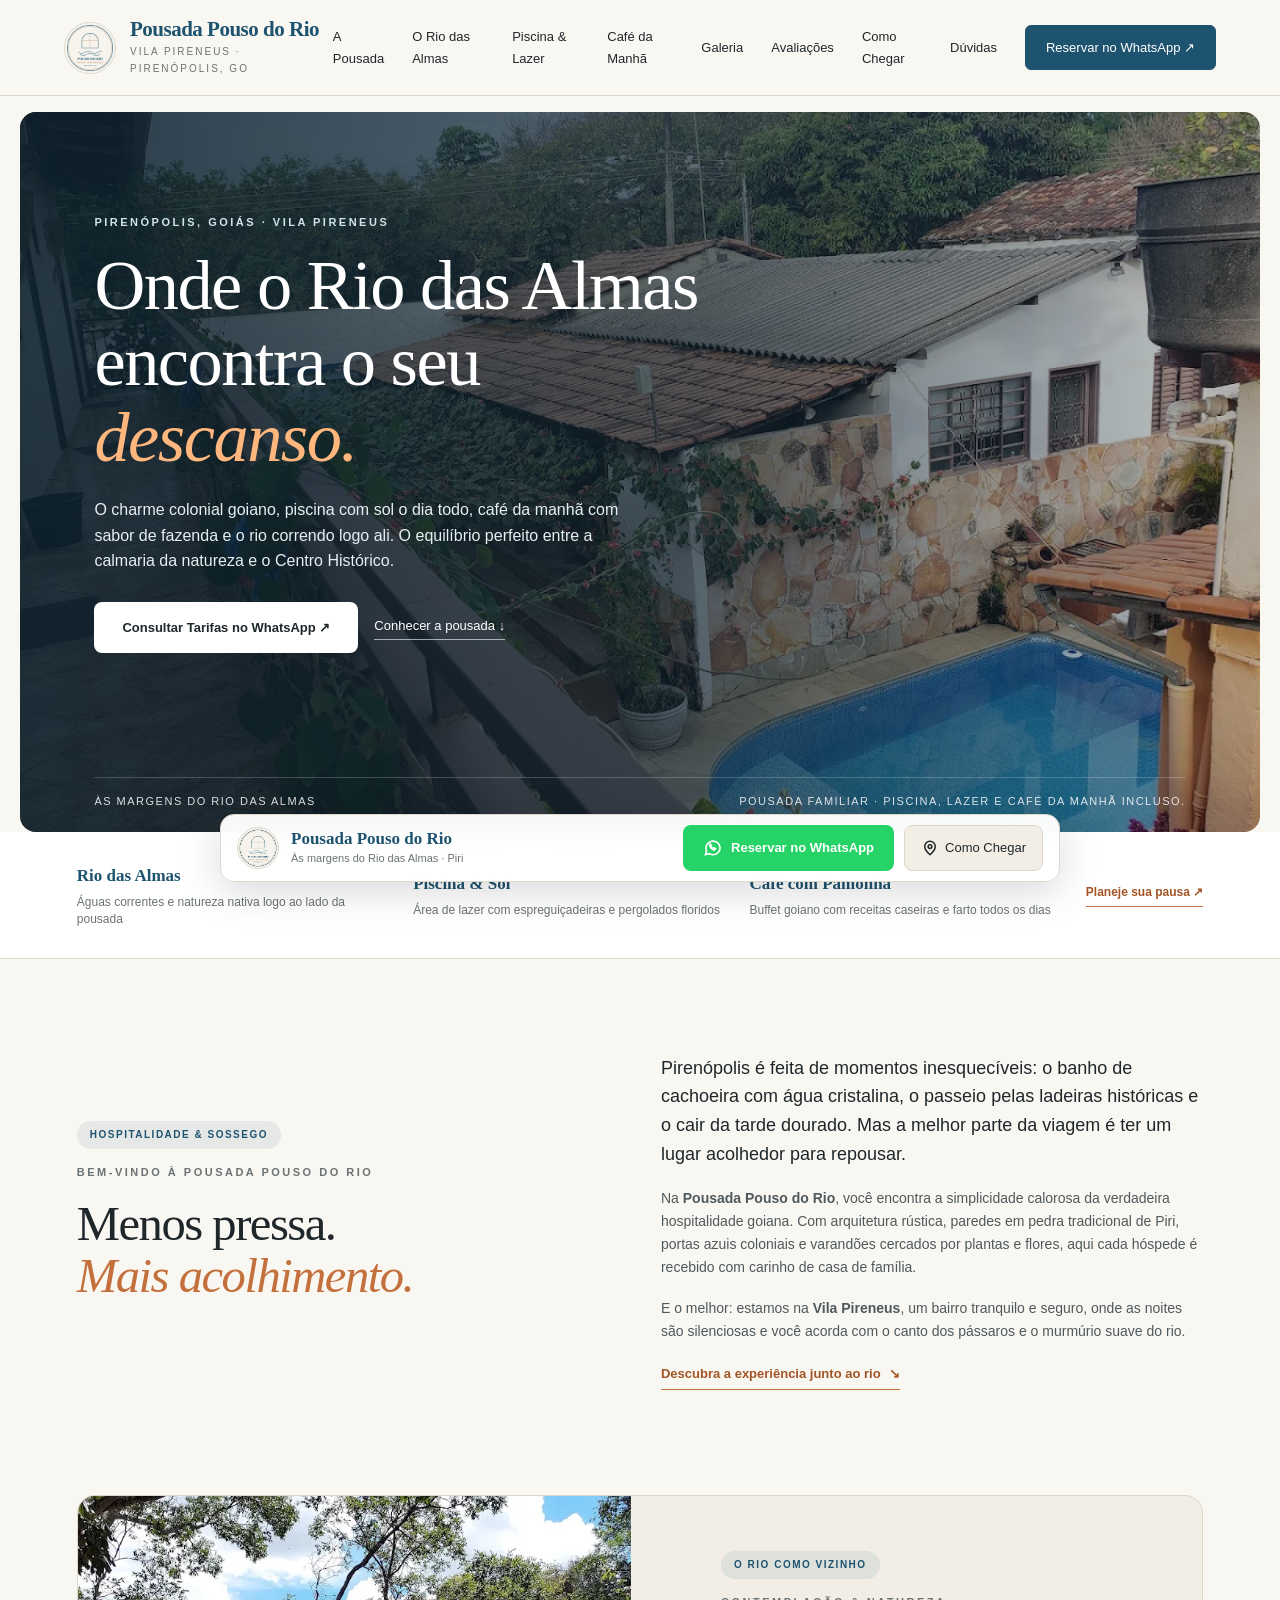
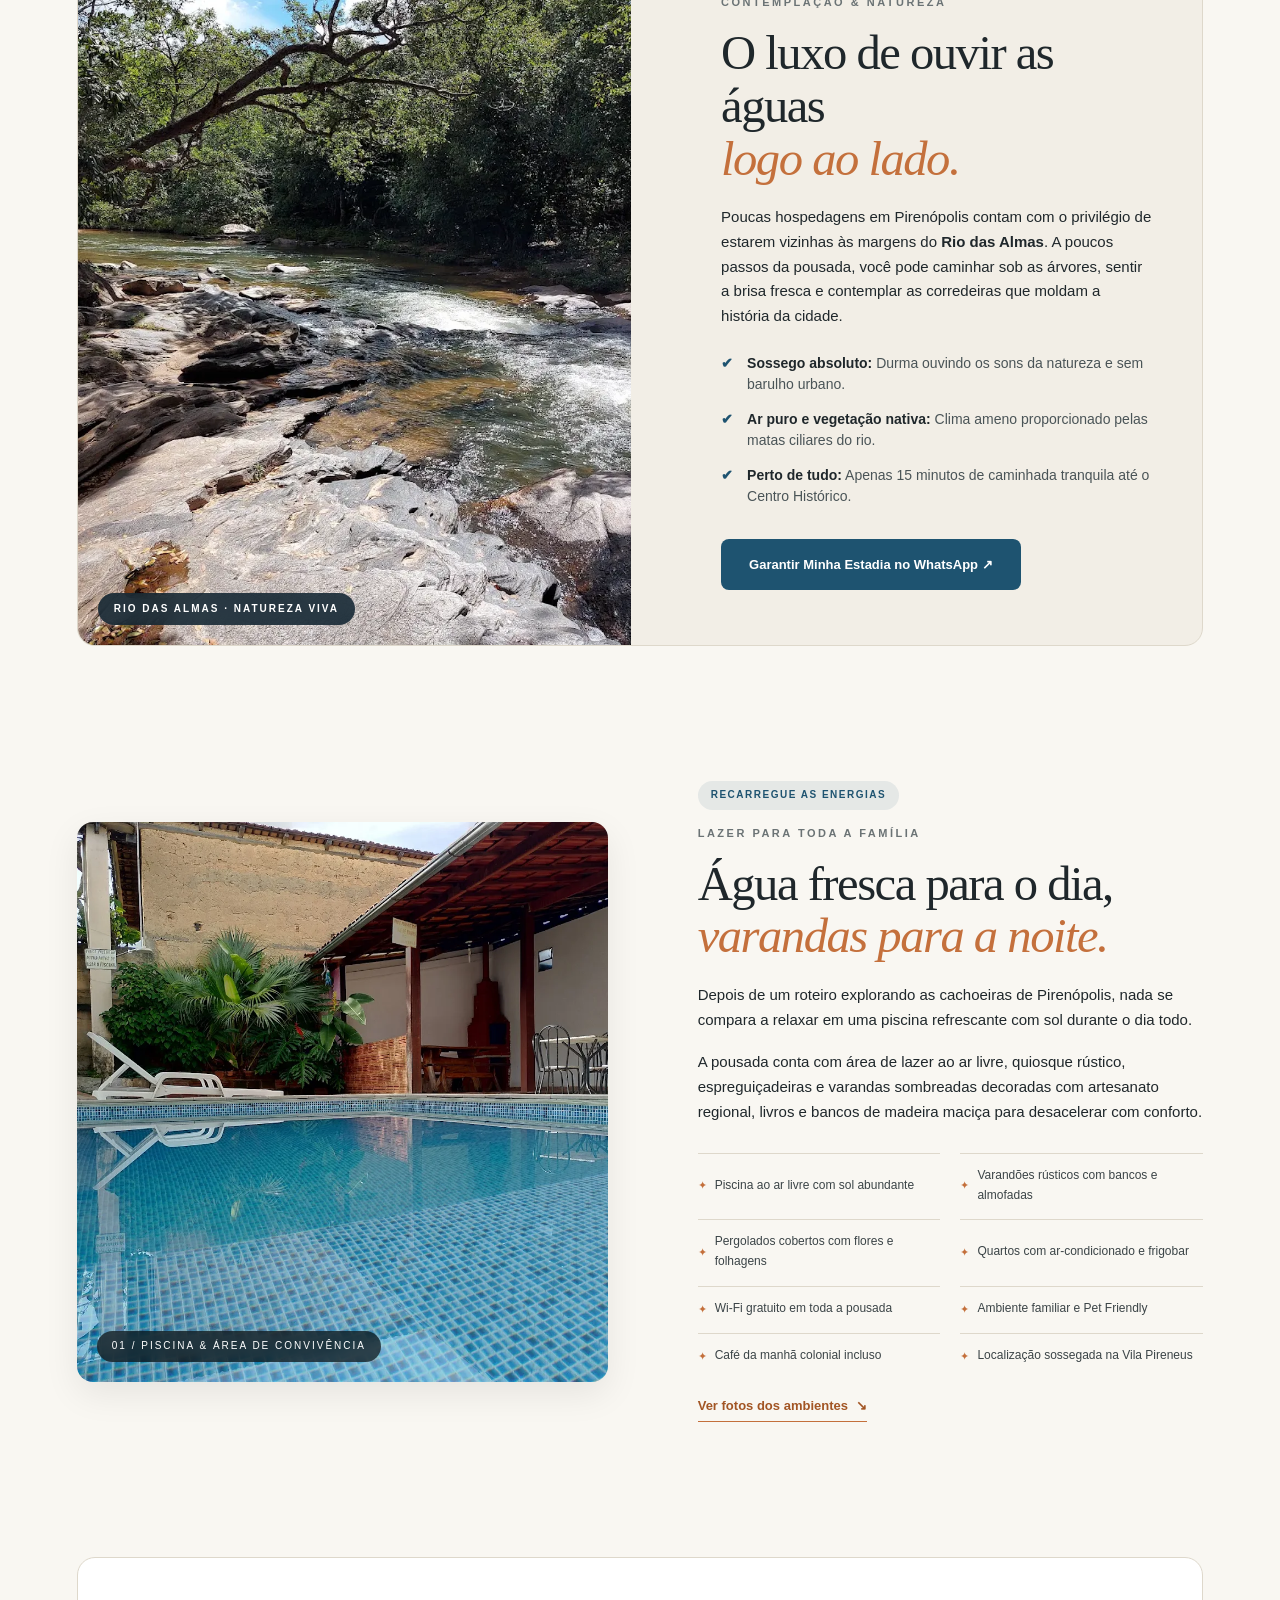
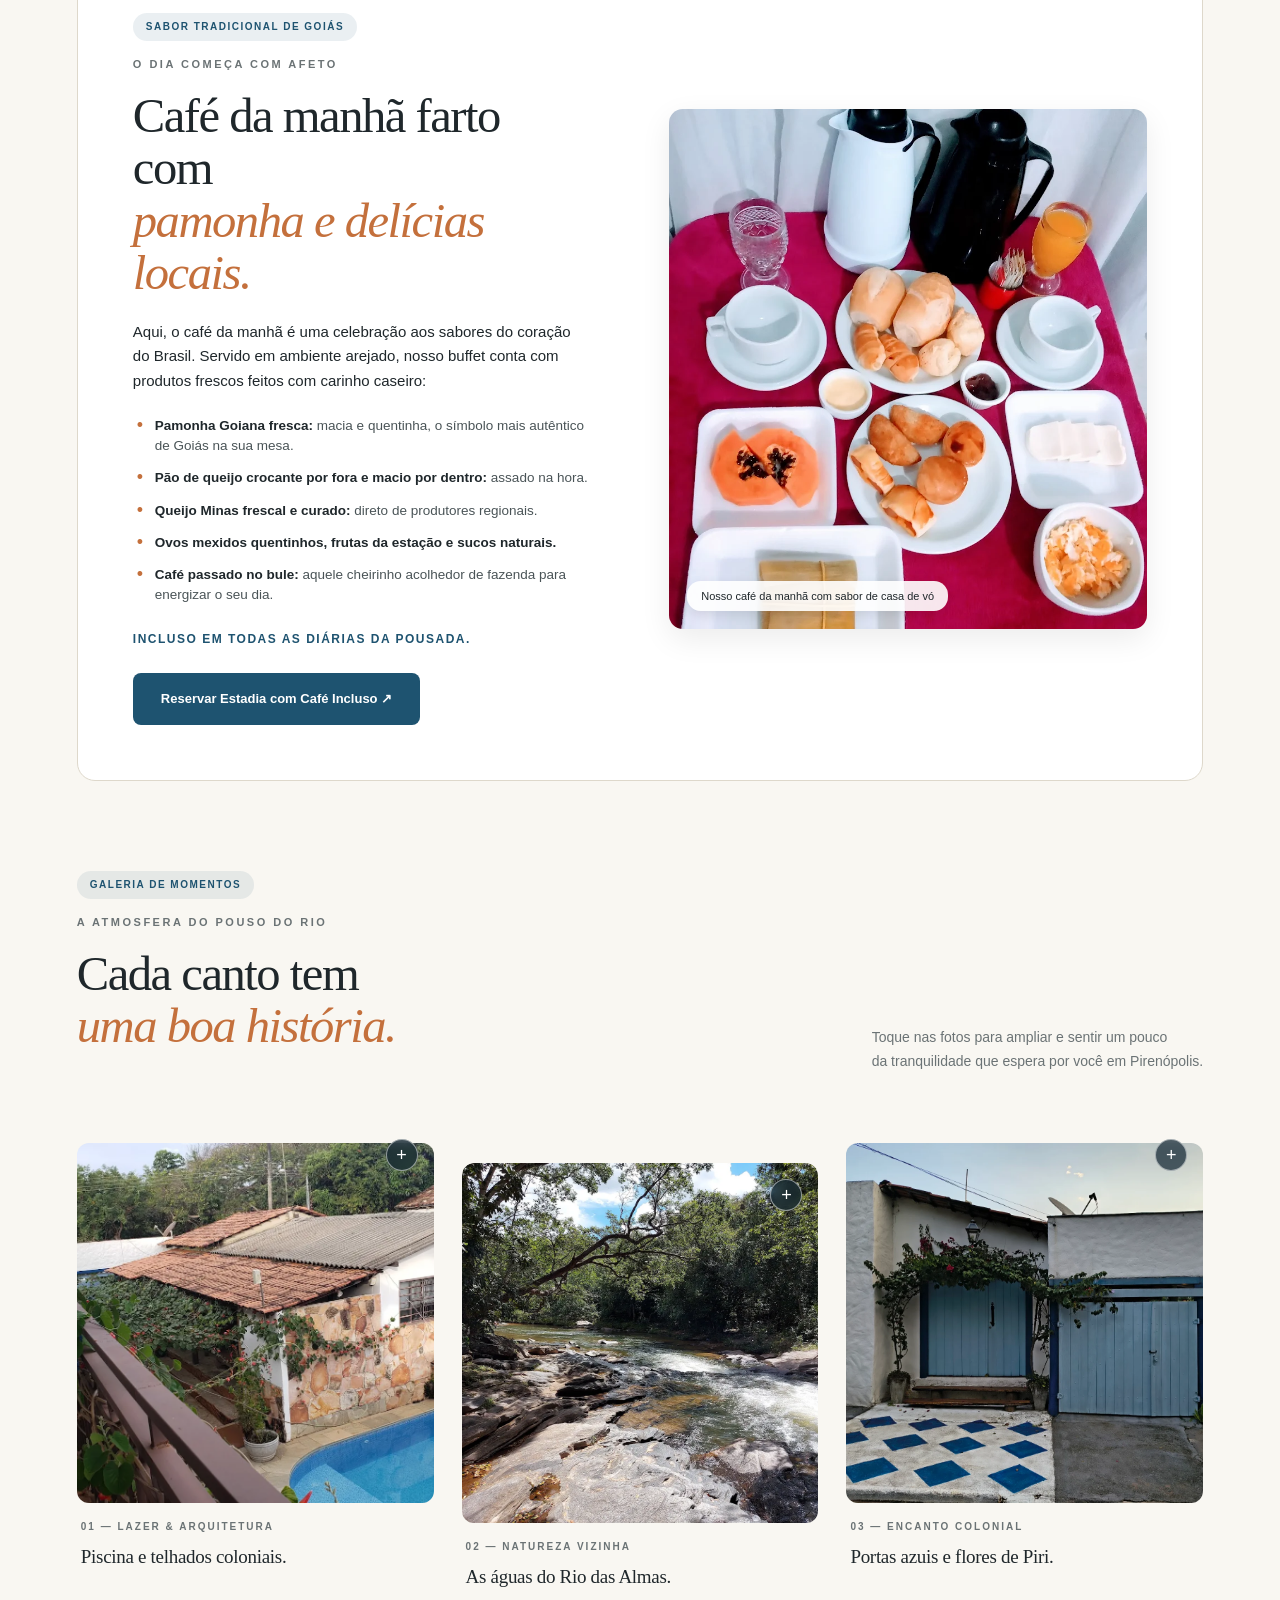
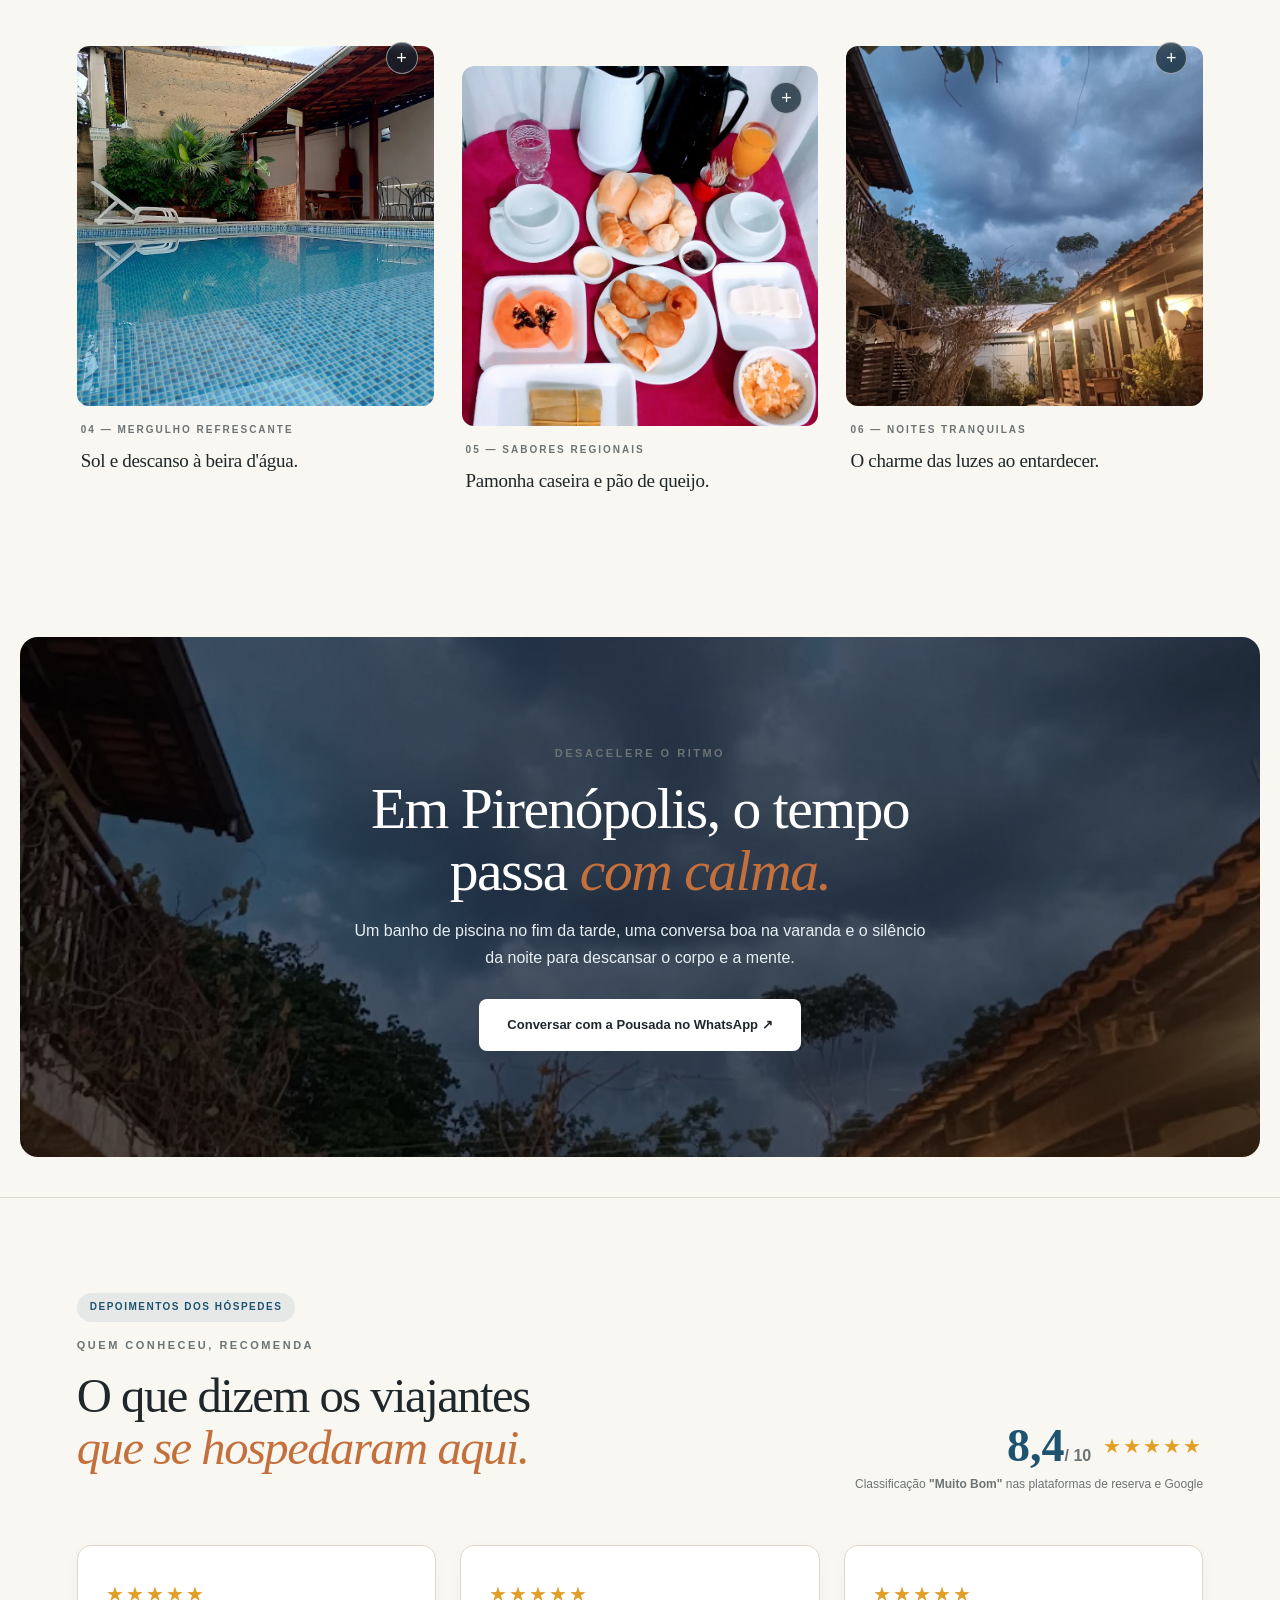
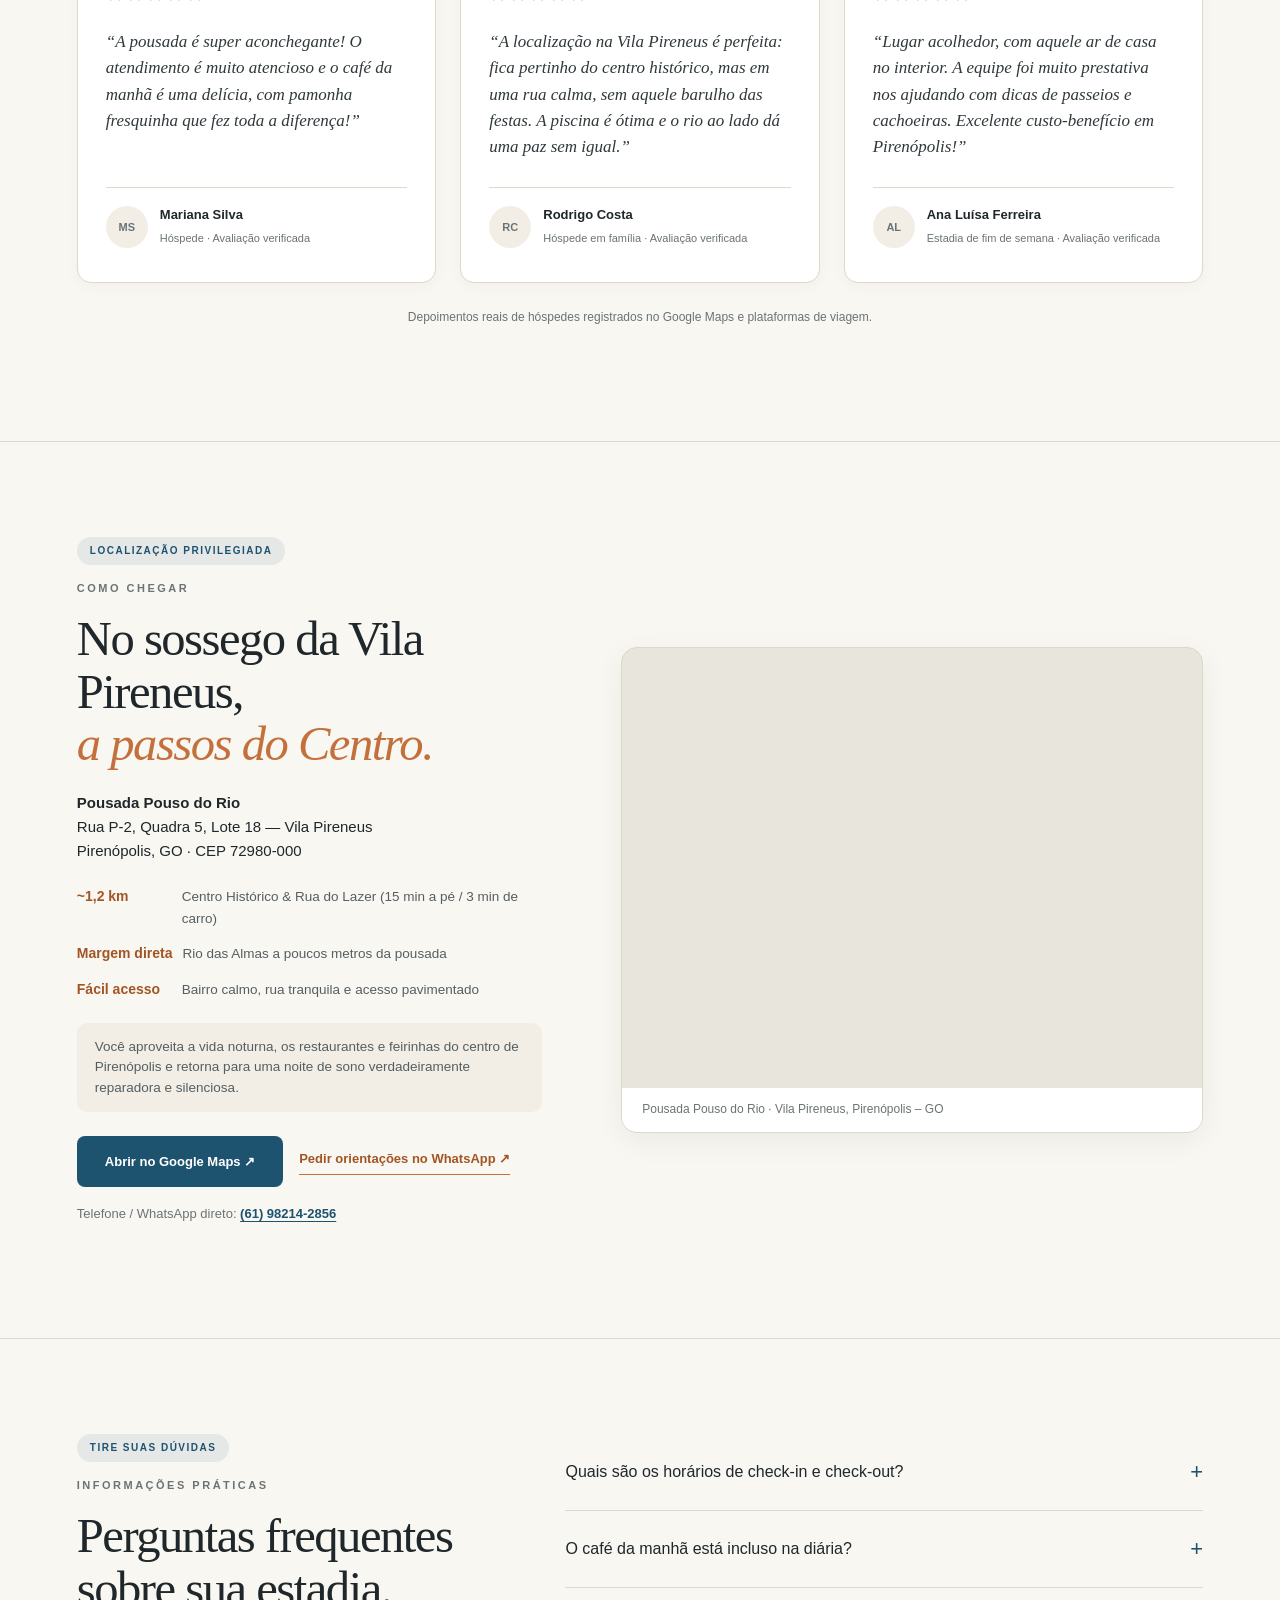
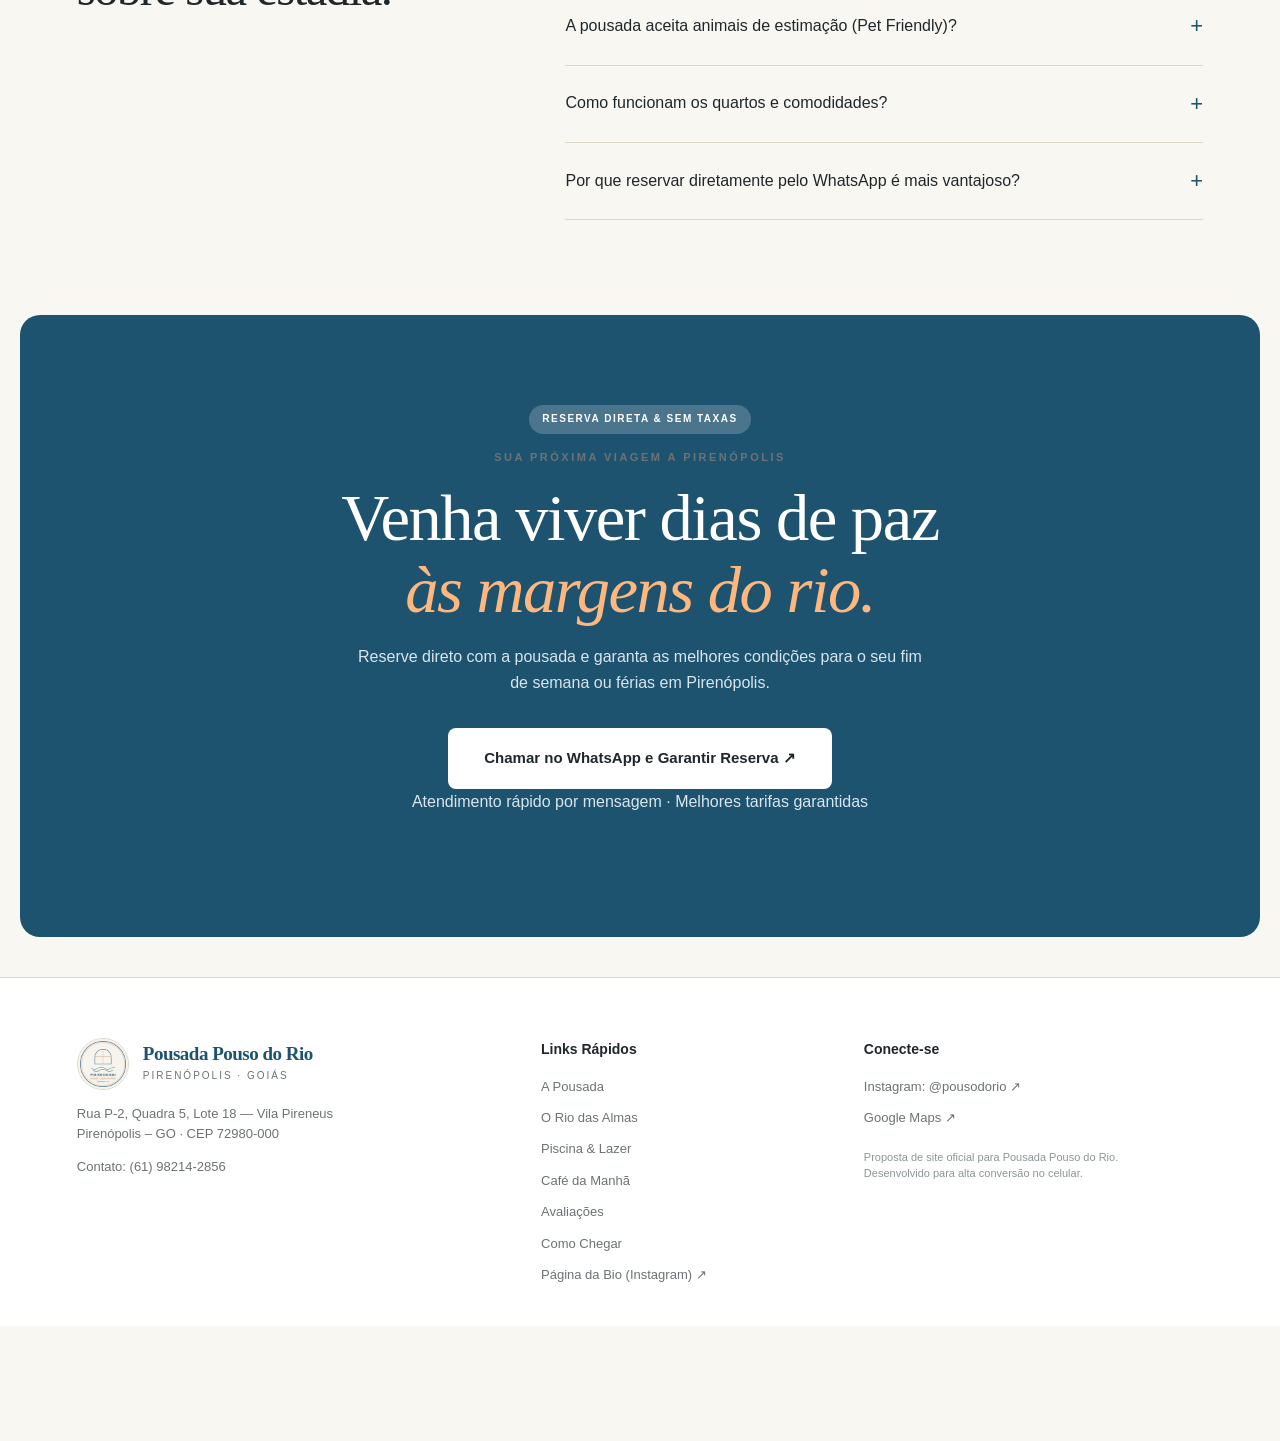
<file: index.html>
<!doctype html>
<html lang="pt-BR">
<head>
  <meta charset="utf-8">
  <meta name="viewport" content="width=device-width, initial-scale=1">
  <title>Pousada Pouso do Rio — Pirenópolis, GO | Às Margens do Rio das Almas</title>
  <meta name="description" content="Conheça a Pousada Pouso do Rio em Pirenópolis: piscina ao ar livre, café da manhã colonial com pamonha fresca, aconchego colonial e a paz do Rio das Almas a apenas 15 min do Centro Histórico.">
  <meta name="theme-color" content="#1e5370">
  <link rel="icon" href="logo.jpg">
  <link rel="stylesheet" href="style.css">
</head>
<body>
  <a class="skip" href="#principal">Pular para o conteúdo principal</a>

  <!-- Header -->
  <header>
    <a class="brand" href="#" aria-label="Pousada Pouso do Rio início">
      <img class="logo" src="logo.jpg" alt="Logo Pousada Pouso do Rio">
      <div class="wordmark">
        <strong>Pousada Pouso do Rio</strong>
        <span>Vila Pireneus · Pirenópolis, GO</span>
      </div>
    </a>
    <button class="menu" aria-expanded="false" aria-controls="nav" aria-label="Abrir menu de navegação">Menu <span>☰</span></button>
    <nav id="nav">
      <a href="#pousada">A Pousada</a>
      <a href="#rio">O Rio das Almas</a>
      <a href="#lazer">Piscina & Lazer</a>
      <a href="#cafe">Café da Manhã</a>
      <a href="#galeria">Galeria</a>
      <a href="#avaliacoes">Avaliações</a>
      <a href="#localizacao">Como Chegar</a>
      <a href="#faq">Dúvidas</a>
      <a class="nav-book" href="https://wa.me/5561982142856?text=Ol%C3%A1%21%20Conheci%20a%20Pousada%20Pouso%20do%20Rio%20pelo%20site%20e%20gostaria%20de%20consultar%20disponibilidade%20para%20uma%20estadia." target="_blank" rel="noopener">Reservar no WhatsApp <span>↗</span></a>
    </nav>
  </header>

  <main id="principal">
    <!-- Hero Section -->
    <section class="hero">
      <img src="hero.webp" alt="Vista panorâmica da piscina, pergolados verdes e telhados coloniais da Pousada Pouso do Rio" fetchpriority="high">
      <div class="hero-shade"></div>
      <div class="hero-copy">
        <p class="eyebrow">PIRENÓPOLIS, GOIÁS · VILA PIRENEUS</p>
        <h1>Onde o Rio das Almas<br>encontra o seu<br><em>descanso.</em></h1>
        <p>O charme colonial goiano, piscina com sol o dia todo, café da manhã com sabor de fazenda e o rio correndo logo ali. O equilíbrio perfeito entre a calmaria da natureza e o Centro Histórico.</p>
        <div class="hero-cta-group">
          <a class="button light" href="https://wa.me/5561982142856?text=Ol%C3%A1%21%20Conheci%20a%20Pousada%20Pouso%20do%20Rio%20pelo%20site%20e%20gostaria%20de%20consultar%20valores%20e%20disponibilidade." target="_blank" rel="noopener">
            Consultar Tarifas no WhatsApp ↗
          </a>
          <a class="hero-contact" href="#pousada">
            Conhecer a pousada ↓
          </a>
        </div>
      </div>
      <div class="hero-note">
        <span>ÀS MARGENS DO RIO DAS ALMAS</span>
        <span>Pousada familiar · Piscina, lazer e café da manhã incluso.</span>
      </div>
    </section>

    <!-- Facts Bar -->
    <div class="facts">
      <div>
        <strong>Rio das Almas</strong>
        <p>Águas correntes e natureza nativa logo ao lado da pousada</p>
      </div>
      <div>
        <strong>Piscina & Sol</strong>
        <p>Área de lazer com espreguiçadeiras e pergolados floridos</p>
      </div>
      <div>
        <strong>Café com Pamonha</strong>
        <p>Buffet goiano com receitas caseiras e farto todos os dias</p>
      </div>
      <a href="https://wa.me/5561982142856?text=Ol%C3%A1%21%20Gostaria%20de%20planejar%20minha%20viagem%20para%20a%20Pousada%20Pouso%20do%20Rio." target="_blank" rel="noopener">
        Planeje sua pausa <span>↗</span>
      </a>
    </div>

    <!-- Intro Section -->
    <section class="intro section" id="pousada">
      <div class="intro-title">
        <span class="badge-tag">HOSPITALIDADE & SOSSEGO</span>
        <p class="eyebrow">BEM-VINDO À POUSADA POUSO DO RIO</p>
        <h2>Menos pressa.<br><em>Mais acolhimento.</em></h2>
      </div>
      <div class="intro-text">
        <p>Pirenópolis é feita de momentos inesquecíveis: o banho de cachoeira com água cristalina, o passeio pelas ladeiras históricas e o cair da tarde dourado. Mas a melhor parte da viagem é ter um lugar acolhedor para repousar.</p>
        <p>Na <strong>Pousada Pouso do Rio</strong>, você encontra a simplicidade calorosa da verdadeira hospitalidade goiana. Com arquitetura rústica, paredes em pedra tradicional de Piri, portas azuis coloniais e varandões cercados por plantas e flores, aqui cada hóspede é recebido com carinho de casa de família.</p>
        <p>E o melhor: estamos na <strong>Vila Pireneus</strong>, um bairro tranquilo e seguro, onde as noites são silenciosas e você acorda com o canto dos pássaros e o murmúrio suave do rio.</p>
        <a class="text-link" href="#rio">Descubra a experiência junto ao rio <span>↘</span></a>
      </div>
    </section>

    <!-- River Section (Diferencial Exclusivo) -->
    <section class="river-feature section" id="rio">
      <div class="river-card">
        <div class="river-photo">
          <img src="rio-das-almas.webp" alt="Rio das Almas com corredeiras límpidas e pedras cercadas de mata nativa ao lado da pousada" loading="lazy">
          <span class="photo-badge">RIO DAS ALMAS · NATUREZA VIVA</span>
        </div>
        <div class="river-info">
          <span class="badge-tag">O RIO COMO VIZINHO</span>
          <p class="eyebrow">CONTEMPLAÇÃO & NATUREZA</p>
          <h2>O luxo de ouvir as águas<br><em>logo ao lado.</em></h2>
          <p>Poucas hospedagens em Pirenópolis contam com o privilégio de estarem vizinhas às margens do <strong>Rio das Almas</strong>. A poucos passos da pousada, você pode caminhar sob as árvores, sentir a brisa fresca e contemplar as corredeiras que moldam a história da cidade.</p>
          <ul class="highlights-list">
            <li><strong>Sossego absoluto:</strong> Durma ouvindo os sons da natureza e sem barulho urbano.</li>
            <li><strong>Ar puro e vegetação nativa:</strong> Clima ameno proporcionado pelas matas ciliares do rio.</li>
            <li><strong>Perto de tudo:</strong> Apenas 15 minutos de caminhada tranquila até o Centro Histórico.</li>
          </ul>
          <a class="button primary" href="https://wa.me/5561982142856?text=Ol%C3%A1%21%20Adorei%20a%20proximidade%20com%20o%20Rio%20das%20Almas%20e%20gostaria%20de%20reservar." target="_blank" rel="noopener">
            Garantir Minha Estadia no WhatsApp ↗
          </a>
        </div>
      </div>
    </section>

    <!-- Leisure & Pool Section -->
    <section class="home-grid section" id="lazer">
      <div class="home-photo">
        <img src="piscina.webp" alt="Piscina de água azul cristalina com espreguiçadeira e quiosque na Pousada Pouso do Rio" loading="lazy">
        <span>01 / PISCINA & ÁREA DE CONVIVÊNCIA</span>
      </div>
      <div class="home-description">
        <span class="badge-tag">RECARREGUE AS ENERGIAS</span>
        <p class="eyebrow">LAZER PARA TODA A FAMÍLIA</p>
        <h2>Água fresca para o dia,<br><em>varandas para a noite.</em></h2>
        <p>Depois de um roteiro explorando as cachoeiras de Pirenópolis, nada se compara a relaxar em uma piscina refrescante com sol durante o dia todo.</p>
        <p>A pousada conta com área de lazer ao ar livre, quiosque rústico, espreguiçadeiras e varandas sombreadas decoradas com artesanato regional, livros e bancos de madeira maciça para desacelerar com conforto.</p>
        <ul class="amenities">
          <li>Piscina ao ar livre com sol abundante</li>
          <li>Varandões rústicos com bancos e almofadas</li>
          <li>Pergolados cobertos com flores e folhagens</li>
          <li>Quartos com ar-condicionado e frigobar</li>
          <li>Wi-Fi gratuito em toda a pousada</li>
          <li>Ambiente familiar e Pet Friendly</li>
          <li>Café da manhã colonial incluso</li>
          <li>Localização sossegada na Vila Pireneus</li>
        </ul>
        <a class="text-link" href="#galeria">Ver fotos dos ambientes <span>↘</span></a>
      </div>
    </section>

    <!-- Breakfast Section -->
    <section class="breakfast-section section" id="cafe">
      <div class="breakfast-grid">
        <div class="breakfast-content">
          <span class="badge-tag">SABOR TRADICIONAL DE GOIÁS</span>
          <p class="eyebrow">O DIA COMEÇA COM AFETO</p>
          <h2>Café da manhã farto com<br><em>pamonha e delícias locais.</em></h2>
          <p>Aqui, o café da manhã é uma celebração aos sabores do coração do Brasil. Servido em ambiente arejado, nosso buffet conta com produtos frescos feitos com carinho caseiro:</p>
          <ul class="breakfast-list">
            <li><strong>Pamonha Goiana fresca:</strong> macia e quentinha, o símbolo mais autêntico de Goiás na sua mesa.</li>
            <li><strong>Pão de queijo crocante por fora e macio por dentro:</strong> assado na hora.</li>
            <li><strong>Queijo Minas frescal e curado:</strong> direto de produtores regionais.</li>
            <li><strong>Ovos mexidos quentinhos, frutas da estação e sucos naturais.</strong></li>
            <li><strong>Café passado no bule:</strong> aquele cheirinho acolhedor de fazenda para energizar o seu dia.</li>
          </ul>
          <p class="breakfast-note">Incluso em todas as diárias da pousada.</p>
          <a class="button primary" href="https://wa.me/5561982142856?text=Ol%C3%A1%21%20Gostaria%20de%20fazer%20uma%20reserva%20com%20caf%C3%A9%20da%20manh%C3%A3%20incluso." target="_blank" rel="noopener">
            Reservar Estadia com Café Incluso ↗
          </a>
        </div>
        <div class="breakfast-photo">
          <img src="cafe-da-manha.webp" alt="Mesa de café da manhã goiano na Pousada Pouso do Rio com pamonha, queijo, pão de queijo, frutas e café" loading="lazy">
          <span class="photo-caption">Nosso café da manhã com sabor de casa de vó</span>
        </div>
      </div>
    </section>

    <!-- Moments & Gallery -->
    <section class="moments section" id="galeria">
      <div class="section-heading">
        <div>
          <span class="badge-tag">GALERIA DE MOMENTOS</span>
          <p class="eyebrow">A ATMOSFERA DO POUSO DO RIO</p>
          <h2>Cada canto tem<br><em>uma boa história.</em></h2>
        </div>
        <p>Toque nas fotos para ampliar e sentir um pouco<br>da tranquilidade que espera por você em Pirenópolis.</p>
      </div>

      <div class="gallery">
        <button class="photo-card" data-photo="0" aria-label="Abrir foto panorâmica da piscina">
          <img src="hero.webp" alt="Vista aérea da piscina e casarão da Pousada Pouso do Rio" loading="lazy">
          <span class="image-plus">+</span>
          <span class="caption">
            <small>01 — LAZER & ARQUITETURA</small>
            <strong>Piscina e telhados coloniais.</strong>
          </span>
        </button>

        <button class="photo-card raised" data-photo="1" aria-label="Abrir foto do Rio das Almas">
          <img src="rio-das-almas.webp" alt="Corredeiras e natureza do Rio das Almas" loading="lazy">
          <span class="image-plus">+</span>
          <span class="caption">
            <small>02 — NATUREZA VIZINHA</small>
            <strong>As águas do Rio das Almas.</strong>
          </span>
        </button>

        <button class="photo-card" data-photo="2" aria-label="Abrir foto da entrada colonial">
          <img src="fachada-colonial.webp" alt="Porta azul colonial com arco de bougainvilleas floridas" loading="lazy">
          <span class="image-plus">+</span>
          <span class="caption">
            <small>03 — ENCANTO COLONIAL</small>
            <strong>Portas azuis e flores de Piri.</strong>
          </span>
        </button>

        <button class="photo-card" data-photo="3" aria-label="Abrir foto da piscina">
          <img src="piscina.webp" alt="Piscina com água límpida e espreguiçadeira ao sol" loading="lazy">
          <span class="image-plus">+</span>
          <span class="caption">
            <small>04 — MERGULHO REFRESCANTE</small>
            <strong>Sol e descanso à beira d'água.</strong>
          </span>
        </button>

        <button class="photo-card raised" data-photo="4" aria-label="Abrir foto do café da manhã">
          <img src="cafe-da-manha.webp" alt="Mesa de café com pamonha goiana e quitandas caseiras" loading="lazy">
          <span class="image-plus">+</span>
          <span class="caption">
            <small>05 — SABORES REGIONAIS</small>
            <strong>Pamonha caseira e pão de queijo.</strong>
          </span>
        </button>

        <button class="photo-card" data-photo="5" aria-label="Abrir foto da varanda noturna">
          <img src="varanda-noite.webp" alt="Varanda colonial iluminada com lanternas aconchegantes ao anoitecer" loading="lazy">
          <span class="image-plus">+</span>
          <span class="caption">
            <small>06 — NOITES TRANQUILAS</small>
            <strong>O charme das luzes ao entardecer.</strong>
          </span>
        </button>
      </div>
    </section>

    <!-- Sunset / Experience Banner -->
    <section class="sunset">
      <img src="varanda-noite.webp" alt="Luz acolhedora das lanternas e céu crepuscular na Pousada Pouso do Rio" loading="lazy">
      <div class="sunset-overlay">
        <p class="eyebrow">DESACELERE O RITMO</p>
        <h2>Em Pirenópolis, o tempo<br>passa <em>com calma.</em></h2>
        <p>Um banho de piscina no fim da tarde, uma conversa boa na varanda e o silêncio da noite para descansar o corpo e a mente.</p>
        <a class="button light" href="https://wa.me/5561982142856?text=Ol%C3%A1%21%20Gostaria%20de%20reservar%20um%20final%20de%20semana%20na%20Pousada%20Pouso%20do%20Rio." target="_blank" rel="noopener">
          Conversar com a Pousada no WhatsApp ↗
        </a>
      </div>
    </section>

    <!-- Reviews Section -->
    <section class="reviews section" id="avaliacoes" aria-labelledby="reviews-title">
      <div class="section-heading">
        <div>
          <span class="badge-tag">DEPOIMENTOS DOS HÓSPEDES</span>
          <p class="eyebrow">QUEM CONHECEU, RECOMENDA</p>
          <h2 id="reviews-title">O que dizem os viajantes<br><em>que se hospedaram aqui.</em></h2>
        </div>
        <div class="rating">
          <div class="rating-box">
            <strong>8,4<span>/ 10</span></strong>
            <span class="stars" aria-label="Avaliação Muito Bom">★★★★★</span>
          </div>
          <span class="rating-label">Classificação <strong>"Muito Bom"</strong> nas plataformas de reserva e Google</span>
        </div>
      </div>

      <div class="review-grid">
        <article class="review-card">
          <span class="stars" aria-label="5 de 5 estrelas">★★★★★</span>
          <blockquote>“A pousada é super aconchegante! O atendimento é muito atencioso e o café da manhã é uma delícia, com pamonha fresquinha que fez toda a diferença!”</blockquote>
          <div class="review-person">
            <span class="initials" aria-hidden="true">MS</span>
            <div>
              <strong>Mariana Silva</strong>
              <span>Hóspede · Avaliação verificada</span>
            </div>
          </div>
        </article>

        <article class="review-card">
          <span class="stars" aria-label="5 de 5 estrelas">★★★★★</span>
          <blockquote>“A localização na Vila Pireneus é perfeita: fica pertinho do centro histórico, mas em uma rua calma, sem aquele barulho das festas. A piscina é ótima e o rio ao lado dá uma paz sem igual.”</blockquote>
          <div class="review-person">
            <span class="initials" aria-hidden="true">RC</span>
            <div>
              <strong>Rodrigo Costa</strong>
              <span>Hóspede em família · Avaliação verificada</span>
            </div>
          </div>
        </article>

        <article class="review-card">
          <span class="stars" aria-label="5 de 5 estrelas">★★★★★</span>
          <blockquote>“Lugar acolhedor, com aquele ar de casa no interior. A equipe foi muito prestativa nos ajudando com dicas de passeios e cachoeiras. Excelente custo-benefício em Pirenópolis!”</blockquote>
          <div class="review-person">
            <span class="initials" aria-hidden="true">AL</span>
            <div>
              <strong>Ana Luísa Ferreira</strong>
              <span>Estadia de fim de semana · Avaliação verificada</span>
            </div>
          </div>
        </article>
      </div>
      <p class="review-note">Depoimentos reais de hóspedes registrados no Google Maps e plataformas de viagem.</p>
    </section>

    <!-- Location Section -->
    <section class="location section" id="localizacao" aria-labelledby="location-title">
      <div class="location-info">
        <span class="badge-tag">LOCALIZAÇÃO PRIVILEGIADA</span>
        <p class="eyebrow">COMO CHEGAR</p>
        <h2 id="location-title">No sossego da Vila Pireneus,<br><em>a passos do Centro.</em></h2>
        <address>
          <strong>Pousada Pouso do Rio</strong><br>
          Rua P-2, Quadra 5, Lote 18 — Vila Pireneus<br>
          Pirenópolis, GO · CEP 72980-000
        </address>
        <div class="location-distances">
          <div class="distance-item">
            <strong>~1,2 km</strong>
            <span>Centro Histórico & Rua do Lazer (15 min a pé / 3 min de carro)</span>
          </div>
          <div class="distance-item">
            <strong>Margem direta</strong>
            <span>Rio das Almas a poucos metros da pousada</span>
          </div>
          <div class="distance-item">
            <strong>Fácil acesso</strong>
            <span>Bairro calmo, rua tranquila e acesso pavimentado</span>
          </div>
        </div>
        <p class="location-tip">Você aproveita a vida noturna, os restaurantes e feirinhas do centro de Pirenópolis e retorna para uma noite de sono verdadeiramente reparadora e silenciosa.</p>
        
        <div class="location-actions">
          <a class="button primary" href="https://maps.app.goo.gl/WA8N2UuuDQa6NZwa9" target="_blank" rel="noopener">
            Abrir no Google Maps ↗
          </a>
          <a class="text-link" href="https://wa.me/5561982142856?text=Ol%C3%A1%21%20Gostaria%20de%20orienta%C3%A7%C3%B5es%20de%20chegada%20na%20Pousada%20Pouso%20do%20Rio." target="_blank" rel="noopener">
            Pedir orientações no WhatsApp ↗
          </a>
        </div>
        <p class="location-phone">Telefone / WhatsApp direto: <a href="tel:+5561982142856">(61) 98214-2856</a></p>
      </div>

      <div class="map-wrap">
        <iframe title="Mapa de localização da Pousada Pouso do Rio em Pirenópolis" src="https://maps.google.com/maps?q=Pousada%20Pouso%20do%20Rio,%20Rua%20P-2,%20Pirenopolis,%20GO&t=&z=16&ie=UTF8&iwloc=&output=embed" width="600" height="480" style="border:0" allowfullscreen loading="lazy" referrerpolicy="strict-origin-when-cross-origin"></iframe>
        <p>Pousada Pouso do Rio · Vila Pireneus, Pirenópolis – GO</p>
      </div>
    </section>

    <!-- FAQ Section -->
    <section class="faq section" id="faq">
      <div class="faq-intro">
        <span class="badge-tag">TIRE SUAS DÚVIDAS</span>
        <p class="eyebrow">INFORMAÇÕES PRÁTICAS</p>
        <h2>Perguntas frequentes sobre sua estadia.</h2>
      </div>
      <div class="faq-list">
        <details>
          <summary>Quais são os horários de check-in e check-out? <span>+</span></summary>
          <p>O check-in tem início a partir das <strong>14:00</strong> e o check-out é realizado até as <strong>12:00</strong>. Caso precise chegar mais cedo ou sair um pouco mais tarde, entre em contato conosco antecipadamente pelo WhatsApp para verificar disponibilidade de flexibilização.</p>
        </details>
        <details>
          <summary>O café da manhã está incluso na diária? <span>+</span></summary>
          <p>Sim! Um buffet colonial farto e saboroso está incluso em todas as diárias, com pamonha típica de Goiás, pães de queijo quentinhos, bolos caseiros, queijo minas, ovos mexidos, frutas da estação, sucos e café quentinho.</p>
        </details>
        <details>
          <summary>A pousada aceita animais de estimação (Pet Friendly)? <span>+</span></summary>
          <p>Sim, somos <strong>Pet Friendly</strong>! Seu bichinho de estimação é muito bem-vindo para viajar com você. Apenas informe o porte do seu pet no momento da consulta para que possamos organizar a melhor acomodação.</p>
        </details>
        <details>
          <summary>Como funcionam os quartos e comodidades? <span>+</span></summary>
          <p>Nossas acomodações contam com ar-condicionado, frigobar, TV, banheiro privativo e roupas de cama higienizadas. Temos opções para casais, famílias e pequenos grupos de amigos.</p>
        </details>
        <details>
          <summary>Por que reservar diretamente pelo WhatsApp é mais vantajoso? <span>+</span></summary>
          <p>Ao reservar diretamente com a pousada pelo WhatsApp oficial, você garante a <strong>melhor tarifa disponível</strong> sem as taxas e comissões extras cobradas por intermediários (como Booking ou agências), além de contar com atendimento imediato e personalizado dos anfitriões.</p>
        </details>
      </div>
    </section>

    <!-- Booking / Conversion Section -->
    <section class="booking" id="reservar">
      <span class="badge-tag light-tag">RESERVA DIRETA & SEM TAXAS</span>
      <p class="eyebrow">SUA PRÓXIMA VIAGEM A PIRENÓPOLIS</p>
      <h2>Venha viver dias de paz<br><em>às margens do rio.</em></h2>
      <p>Reserve direto com a pousada e garanta as melhores condições para o seu fim de semana ou férias em Pirenópolis.</p>
      <div class="booking-cta-box">
        <a class="button light large" href="https://wa.me/5561982142856?text=Ol%C3%A1%21%20Conheci%20a%20Pousada%20Pouso%20do%20Rio%20pelo%20site%20e%20gostaria%20de%20consultar%20disponibilidade%20para%20minha%20viagem." target="_blank" rel="noopener">
          Chamar no WhatsApp e Garantir Reserva ↗
        </a>
      </div>
      <p class="booking-sub">Atendimento rápido por mensagem · Melhores tarifas garantidas</p>
    </section>
  </main>

  <!-- Footer -->
  <footer>
    <div class="footer-brand">
      <a class="brand" href="#">
        <img class="logo" src="logo.jpg" alt="Pousada Pouso do Rio">
        <div class="wordmark">
          <strong>Pousada Pouso do Rio</strong>
          <span>Pirenópolis · Goiás</span>
        </div>
      </a>
      <p>Rua P-2, Quadra 5, Lote 18 — Vila Pireneus<br>Pirenópolis – GO · CEP 72980-000</p>
      <p class="footer-contact">Contato: <a href="tel:+5561982142856">(61) 98214-2856</a></p>
    </div>

    <div class="footer-links">
      <strong>Links Rápidos</strong>
      <a href="#pousada">A Pousada</a>
      <a href="#rio">O Rio das Almas</a>
      <a href="#lazer">Piscina & Lazer</a>
      <a href="#cafe">Café da Manhã</a>
      <a href="#avaliacoes">Avaliações</a>
      <a href="#localizacao">Como Chegar</a>
      <a href="bio/">Página da Bio (Instagram) ↗</a>
    </div>

    <div class="footer-social">
      <strong>Conecte-se</strong>
      <a href="https://www.instagram.com/pousodorio/" target="_blank" rel="noopener">Instagram: @pousodorio ↗</a>
      <a href="https://maps.app.goo.gl/WA8N2UuuDQa6NZwa9" target="_blank" rel="noopener">Google Maps ↗</a>
      <span class="concept-note">Proposta de site oficial para Pousada Pouso do Rio.<br>Desenvolvido para alta conversão no celular.</span>
    </div>
  </footer>

  <!-- Floating Mobile Reserve Dock -->
  <aside class="reserve-dock" aria-label="Reserva e contato rápido">
    <div class="dock-brand">
      <img src="logo.jpg" alt="" width="42" height="42">
      <div>
        <strong>Pousada Pouso do Rio</strong>
        <span>Às margens do Rio das Almas · Piri</span>
      </div>
    </div>
    <div class="dock-actions">
      <a class="dock-whatsapp" href="https://wa.me/5561982142856?text=Ol%C3%A1%21%20Conheci%20a%20Pousada%20Pouso%20do%20Rio%20pelo%20site%20e%20gostaria%20de%20consultar%20disponibilidade." target="_blank" rel="noopener">
        <svg width="20" height="20" viewBox="0 0 24 24" fill="none" stroke="currentColor" stroke-width="2" aria-hidden="true">
          <path d="M20.5 11.5a8.5 8.5 0 0 1-12.7 7.4L3 20l1.2-4.5A8.5 8.5 0 1 1 20.5 11.5Z"/>
          <path d="M8 7.5c-.5 2.8 2.4 6.2 5.5 7l1.5-1.7-2-1-1 1c-1.2-.5-2.2-1.5-2.7-2.7l.7-.8-.9-2Z"/>
        </svg>
        <span>Reservar no WhatsApp</span>
      </a>
      <a class="dock-maps" href="https://maps.app.goo.gl/WA8N2UuuDQa6NZwa9" target="_blank" rel="noopener">
        <svg width="18" height="18" viewBox="0 0 24 24" fill="none" stroke="currentColor" stroke-width="2" aria-hidden="true">
          <path d="M19 10c0 5-7 11-7 11S5 15 5 10a7 7 0 1 1 14 0Z"/>
          <circle cx="12" cy="10" r="2.5"/>
        </svg>
        <span>Como Chegar</span>
      </a>
    </div>
  </aside>

  <!-- Interactive Lightbox Modal -->
  <dialog id="lightbox" aria-label="Galeria de fotos da Pousada Pouso do Rio">
    <button class="close" aria-label="Fechar galeria">✕</button>
    <button class="previous" aria-label="Foto anterior">←</button>
    <img alt="">
    <button class="next" aria-label="Próxima foto">→</button>
    <p class="counter"></p>
  </dialog>

  <script src="app.js"></script>
</body>
</html>
</file>
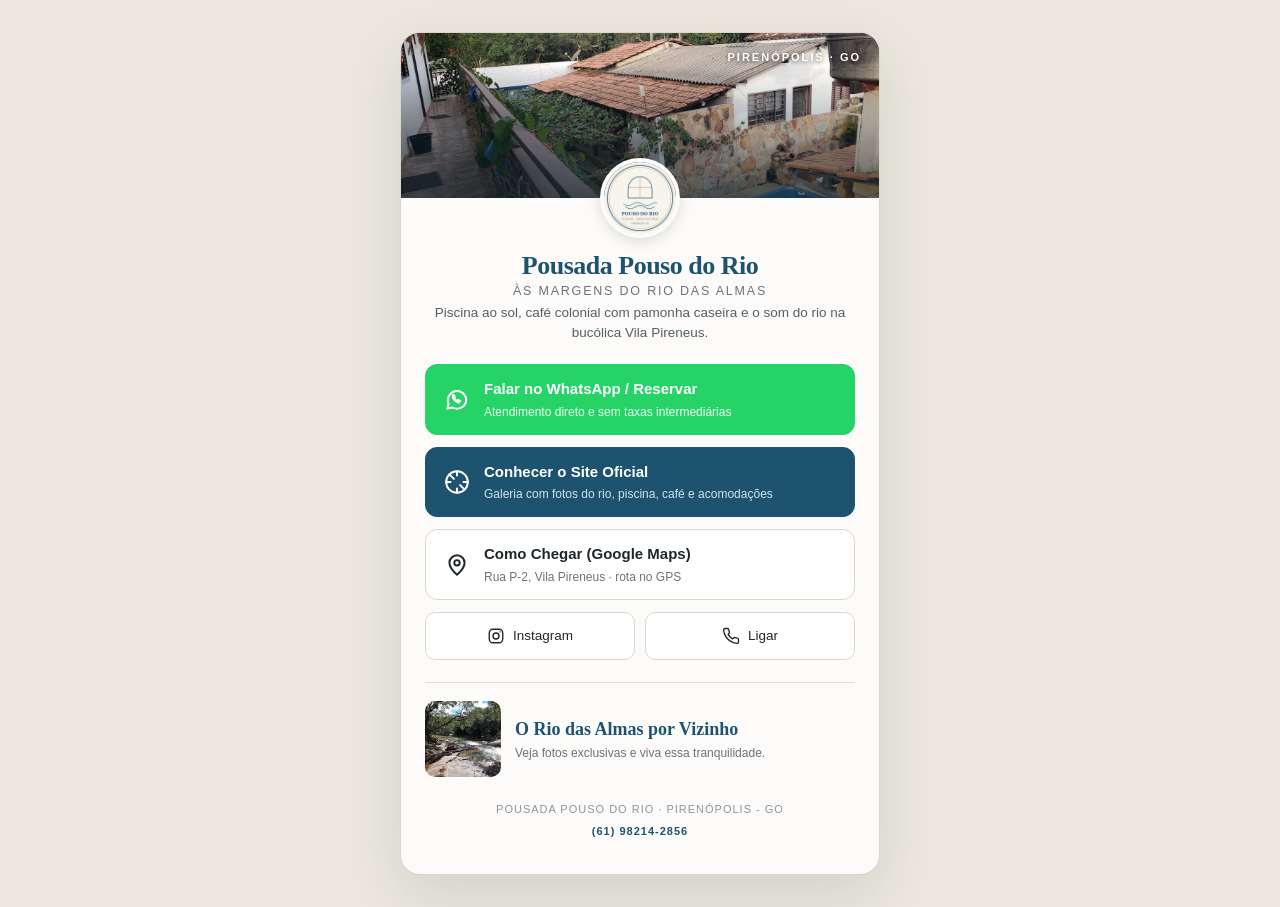
<file: bio/index.html>
<!doctype html>
<html lang="pt-BR">
<head>
  <meta charset="utf-8">
  <meta name="viewport" content="width=device-width, initial-scale=1">
  <title>Pousada Pouso do Rio | Reservas & Contato</title>
  <meta name="description" content="Sua estadia em Pirenópolis às margens do Rio das Almas. Fale no WhatsApp, consulte datas, veja fotos da piscina e localize a pousada na Vila Pireneus.">
  <meta name="theme-color" content="#1e5370">
  <link rel="icon" href="../logo.jpg">
  <style>
    * { box-sizing: border-box; }
    body {
      margin: 0;
      background: #ece8de;
      color: #1f272b;
      font-family: -apple-system, BlinkMacSystemFont, "Segoe UI", Roboto, Helvetica, Arial, sans-serif;
      line-height: 1.5;
    }
    a { color: inherit; text-decoration: none; }
    main {
      max-width: 480px;
      margin: 32px auto;
      background: #fcfbfa;
      box-shadow: 0 20px 60px rgba(20, 45, 60, 0.12);
      border-radius: 20px;
      overflow: hidden;
      border: 1px solid #ddd5c7;
    }
    .cover {
      height: 165px;
      position: relative;
      background: #1e5370;
    }
    .cover img {
      width: 100%;
      height: 100%;
      object-fit: cover;
      object-position: center 40%;
    }
    .cover:after {
      content: "";
      position: absolute;
      inset: 0;
      background: linear-gradient(0deg, rgba(14, 34, 46, 0.65) 0%, transparent 80%);
    }
    .place {
      position: absolute;
      right: 18px;
      top: 16px;
      z-index: 1;
      color: #ffffff;
      font-size: 11px;
      font-weight: 600;
      letter-spacing: 2px;
      text-shadow: 0 1px 4px rgba(0,0,0,0.6);
    }
    .content {
      padding: 0 24px 28px;
    }
    .identity {
      position: relative;
      text-align: center;
      margin-top: -40px;
    }
    .logo {
      position: relative;
      z-index: 2;
      border: 4px solid #fcfbfa;
      border-radius: 50%;
      width: 80px;
      height: 80px;
      display: block;
      margin: auto;
      background: #ffffff;
      box-shadow: 0 4px 14px rgba(0,0,0,0.12);
    }
    h1 {
      font-family: Georgia, serif;
      font-size: 26px;
      letter-spacing: -0.5px;
      font-weight: 600;
      line-height: 1.2;
      margin: 12px 0 4px;
      color: #1e5370;
    }
    h1 span {
      display: block;
      font-size: 12.5px;
      font-family: -apple-system, sans-serif;
      font-weight: 500;
      letter-spacing: 1.8px;
      color: #6b7375;
      text-transform: uppercase;
      margin-top: 3px;
    }
    .intro {
      font-size: 13.5px;
      color: #555e61;
      margin: 0 0 22px;
      line-height: 1.45;
    }
    .links {
      display: grid;
      gap: 12px;
    }
    .action {
      display: flex;
      align-items: center;
      gap: 14px;
      min-height: 70px;
      padding: 13px 18px;
      border: 1px solid #ded7cb;
      border-radius: 12px;
      transition: transform 0.18s, background 0.18s, border-color 0.18s;
      background: #ffffff;
    }
    .action:hover {
      transform: translateY(-2px);
      background: #f7f4ed;
    }
    .action .icon {
      width: 26px;
      height: 26px;
      flex-shrink: 0;
    }
    .action strong {
      font-size: 15px;
      font-weight: 600;
      display: block;
    }
    .action small {
      font-size: 12px;
      display: block;
      margin-top: 2px;
      color: #6b7375;
    }
    .primary {
      background: #25d366;
      color: #ffffff;
      border-color: #25d366;
    }
    .primary small {
      color: #f0fff4;
    }
    .primary:hover {
      background: #1eb956;
      border-color: #1eb956;
    }
    .secondary {
      background: #1e5370;
      color: #ffffff;
      border-color: #1e5370;
    }
    .secondary small {
      color: #d1e3ec;
    }
    .secondary:hover {
      background: #143d54;
      border-color: #143d54;
    }
    .small-links {
      display: grid;
      grid-template-columns: 1fr 1fr;
      gap: 10px;
      margin-top: 12px;
    }
    .small-links a {
      display: flex;
      align-items: center;
      justify-content: center;
      gap: 8px;
      font-size: 13.5px;
      font-weight: 500;
      min-height: 48px;
      border: 1px solid #ded7cb;
      border-radius: 10px;
      background: #ffffff;
      transition: background 0.15s;
    }
    .small-links a:hover {
      background: #f4efe6;
    }
    .small-links svg {
      width: 18px;
      height: 18px;
    }
    .site-card {
      margin-top: 22px;
      display: flex;
      gap: 14px;
      align-items: center;
      border-top: 1px solid #e2ddd3;
      padding-top: 18px;
    }
    .site-card img {
      width: 76px;
      height: 76px;
      object-fit: cover;
      border-radius: 10px;
    }
    .site-card strong {
      font: 18px Georgia, serif;
      font-weight: 600;
      color: #1e5370;
      display: block;
    }
    .site-card span {
      font-size: 12px;
      color: #6b7375;
      display: block;
      margin-top: 4px;
    }
    .site-card:hover strong {
      text-decoration: underline;
      text-underline-offset: 3px;
    }
    .foot {
      text-align: center;
      font-size: 11px;
      letter-spacing: 1px;
      color: #8c9597;
      margin: 24px 0 0;
    }
    .foot a {
      display: inline-block;
      padding: 6px;
      font-weight: 600;
      color: #1e5370;
    }
    .skip {
      position: absolute;
      top: -60px;
      background: white;
      padding: 10px;
      z-index: 10;
    }
    .skip:focus {
      top: 0;
    }
    svg {
      fill: none;
      stroke: currentColor;
      stroke-width: 1.8;
      stroke-linecap: round;
      stroke-linejoin: round;
    }
    @media (max-width: 520px) {
      main {
        margin: 0 auto;
        min-height: 100svh;
        border-radius: 0;
        box-shadow: none;
        border: 0;
      }
      .cover {
        height: 145px;
      }
      .content {
        padding: 0 20px 24px;
      }
      .identity {
        margin-top: -36px;
      }
      .action {
        min-height: 66px;
      }
    }
  </style>
</head>
<body>
  <a class="skip" href="#links">Ir para os links</a>
  <main>
    <div class="cover">
      <img src="../hero.webp" alt="Pousada Pouso do Rio em Pirenópolis" width="480" height="165" fetchpriority="high">
      <span class="place">PIRENÓPOLIS · GO</span>
    </div>

    <div class="content">
      <header class="identity">
        <img class="logo" src="../logo.jpg" alt="Logo Pousada Pouso do Rio" width="80" height="80">
        <h1>Pousada Pouso do Rio <span>Às Margens do Rio das Almas</span></h1>
        <p class="intro">Piscina ao sol, café colonial com pamonha caseira e o som do rio na bucólica Vila Pireneus.</p>
      </header>

      <nav class="links" id="links" aria-label="Links rápidos de atendimento e reserva">
        <a class="action primary" href="https://wa.me/5561982142856?text=Ol%C3%A1%21%20Vim%20pelo%20Instagram%20da%20Pousada%20Pouso%20do%20Rio%20e%20gostaria%20de%20consultar%20valores%20e%20disponibilidade." target="_blank" rel="noopener">
          <svg class="icon" viewBox="0 0 24 24" aria-hidden="true"><path d="M20.5 11.5a8.5 8.5 0 0 1-12.7 7.4L3 20l1.2-4.5A8.5 8.5 0 1 1 20.5 11.5Z"/><path d="M8 7.5c-.5 2.8 2.4 6.2 5.5 7l1.5-1.7-2-1-1 1c-1.2-.5-2.2-1.5-2.7-2.7l.7-.8-.9-2Z"/></svg>
          <span>
            <strong>Falar no WhatsApp / Reservar</strong>
            <small>Atendimento direto e sem taxas intermediárias</small>
          </span>
        </a>

        <a class="action secondary" href="../">
          <svg class="icon" viewBox="0 0 24 24" aria-hidden="true"><circle cx="12" cy="12" r="10"/><path d="m4.93 4.93 4.24 4.24m5.66 5.66 4.24 4.24M12 2v4m0 12v4M2 12h4m12 0h4"/></svg>
          <span>
            <strong>Conhecer o Site Oficial</strong>
            <small>Galeria com fotos do rio, piscina, café e acomodações</small>
          </span>
        </a>

        <a class="action" href="https://maps.app.goo.gl/WA8N2UuuDQa6NZwa9" target="_blank" rel="noopener">
          <svg class="icon" viewBox="0 0 24 24" aria-hidden="true"><path d="M19 10c0 5-7 11-7 11S5 15 5 10a7 7 0 1 1 14 0Z"/><circle cx="12" cy="10" r="2.5"/></svg>
          <span>
            <strong>Como Chegar (Google Maps)</strong>
            <small>Rua P-2, Vila Pireneus · rota no GPS</small>
          </span>
        </a>
      </nav>

      <nav class="small-links" aria-label="Canais diretos">
        <a href="https://www.instagram.com/pousodorio/" target="_blank" rel="noopener">
          <svg viewBox="0 0 24 24" aria-hidden="true"><rect x="3" y="3" width="18" height="18" rx="5"/><circle cx="12" cy="12" r="4"/><path d="M17.5 6.5h.01"/></svg>
          Instagram
        </a>
        <a href="tel:+5561982142856">
          <svg viewBox="0 0 24 24" aria-hidden="true"><path d="M22 16.92v3a2 2 0 0 1-2.18 2 19.79 19.79 0 0 1-8.63-3.07 19.5 19.5 0 0 1-6-6 19.79 19.79 0 0 1-3.07-8.67A2 2 0 0 1 4.11 2h3a2 2 0 0 1 2 1.72 12.84 12.84 0 0 0 .7 2.81 2 2 0 0 1-.45 2.11L8.09 9.91a16 16 0 0 0 6 6l1.27-1.27a2 2 0 0 1 2.11-.45 12.84 12.84 0 0 0 2.81.7A2 2 0 0 1 22 16.92z"/></svg>
          Ligar
        </a>
      </nav>

      <a class="site-card" href="../">
        <img src="../rio-das-almas.webp" alt="Rio das Almas ao lado da pousada" width="76" height="76" loading="lazy">
        <span>
          <strong>O Rio das Almas por Vizinho</strong>
          <span>Veja fotos exclusivas e viva essa tranquilidade.</span>
        </span>
      </a>

      <footer class="foot">
        POUSADA POUSO DO RIO · PIRENÓPOLIS - GO<br>
        <a href="tel:+5561982142856">(61) 98214-2856</a>
      </footer>
    </div>
  </main>
</body>
</html>
</file>
<file: style.css>
:root {
  --paper: #f9f7f2;
  --card-bg: #f2eee6;
  --ink: #1f272b;
  --primary: #1e5370;
  --primary-dark: #143d54;
  --primary-light: #2e7195;
  --accent: #c4703c;
  --accent-dark: #a25524;
  --line: #ded8cb;
  --muted: #6b7375;
  --whatsapp-green: #25d366;
  --whatsapp-bg: #edf8f0;
  --whatsapp-border: #bde4c7;
  --whatsapp-text: #14592a;
}

* {
  box-sizing: border-box;
}

html {
  scroll-behavior: smooth;
  scroll-padding-top: 90px;
}

body {
  margin: 0;
  background: var(--paper);
  color: var(--ink);
  font-family: -apple-system, BlinkMacSystemFont, "Segoe UI", Roboto, Helvetica, Arial, sans-serif;
  font-size: 15px;
  line-height: 1.65;
  padding-bottom: 115px;
}

a {
  color: inherit;
  text-decoration: none;
}

button {
  font: inherit;
  color: inherit;
  cursor: pointer;
}

img {
  display: block;
  width: 100%;
  object-fit: cover;
}

/* Header */
header {
  height: 96px;
  display: flex;
  align-items: center;
  justify-content: space-between;
  padding: 0 5%;
  background: var(--paper);
  border-bottom: 1px solid var(--line);
  position: relative;
  z-index: 20;
}

.brand {
  display: flex;
  align-items: center;
  gap: 14px;
}

.brand .logo {
  height: 52px;
  width: 52px;
  border-radius: 50%;
  border: 1px solid var(--line);
  object-fit: cover;
}

.wordmark {
  display: flex;
  flex-direction: column;
}

.wordmark strong {
  font-family: Georgia, "Times New Roman", serif;
  font-size: 21px;
  font-weight: 600;
  letter-spacing: -0.5px;
  color: var(--primary);
  line-height: 1.1;
}

.wordmark span {
  font-size: 10px;
  letter-spacing: 2px;
  color: var(--muted);
  text-transform: uppercase;
  margin-top: 3px;
}

nav {
  display: flex;
  align-items: center;
  gap: 28px;
  font-size: 13px;
  font-weight: 500;
}

nav a {
  transition: color 0.2s;
}

nav a:hover {
  color: var(--primary);
}

.nav-book {
  border: 1px solid var(--primary);
  background: var(--primary);
  color: #fff !important;
  padding: 11px 20px;
  border-radius: 6px;
  transition: background 0.2s, transform 0.2s;
  white-space: nowrap;
}

.nav-book:hover {
  background: var(--primary-dark);
  transform: translateY(-1px);
}

.menu {
  display: none;
  background: none;
  border: 1px solid var(--line);
  border-radius: 6px;
  padding: 9px 13px;
  font-size: 14px;
}

/* Badge Tags & Typography */
.badge-tag {
  display: inline-block;
  font-size: 10px;
  font-weight: 700;
  letter-spacing: 1.5px;
  text-transform: uppercase;
  color: var(--primary);
  background: rgba(30, 83, 112, 0.09);
  padding: 6px 13px;
  border-radius: 20px;
  margin-bottom: 14px;
}

.light-tag {
  background: rgba(255, 255, 255, 0.2);
  color: #fff;
}

.eyebrow {
  font-size: 11px;
  font-weight: 600;
  letter-spacing: 2.5px;
  text-transform: uppercase;
  color: var(--muted);
  margin: 0 0 16px;
}

h1, h2 {
  font-family: Georgia, "Times New Roman", serif;
  font-weight: 400;
  letter-spacing: -1.5px;
  line-height: 1.08;
  margin: 0 0 20px;
}

h1 {
  font-size: clamp(40px, 5.5vw, 76px);
}

h2 {
  font-size: clamp(32px, 3.8vw, 54px);
}

em {
  font-style: italic;
  color: var(--accent);
}

p {
  margin: 0 0 18px;
}

/* Buttons */
.button {
  display: inline-flex;
  align-items: center;
  justify-content: center;
  gap: 12px;
  padding: 15px 28px;
  font-size: 13px;
  font-weight: 600;
  border-radius: 8px;
  transition: background 0.2s, transform 0.2s, box-shadow 0.2s;
  cursor: pointer;
}

.button.primary {
  background: var(--primary);
  color: #fff;
}

.button.primary:hover {
  background: var(--primary-dark);
  transform: translateY(-2px);
  box-shadow: 0 6px 20px rgba(20, 61, 84, 0.25);
}

.button.light {
  background: #fff;
  color: var(--ink);
}

.button.light:hover {
  background: #f0ebe1;
  transform: translateY(-2px);
  box-shadow: 0 6px 20px rgba(0, 0, 0, 0.15);
}

.button.large {
  padding: 18px 36px;
  font-size: 15px;
}

.text-link {
  display: inline-flex;
  align-items: center;
  gap: 8px;
  border-bottom: 1px solid var(--accent);
  padding-bottom: 4px;
  color: var(--accent-dark);
  font-weight: 600;
  font-size: 13px;
  transition: color 0.2s, gap 0.2s;
}

.text-link:hover {
  color: var(--primary);
  border-color: var(--primary);
  gap: 12px;
}

/* Hero */
.hero {
  height: min(720px, 80vw);
  min-height: 580px;
  position: relative;
  color: white;
  margin: 16px 20px 0;
  border-radius: 16px;
  overflow: hidden;
}

.hero > img {
  height: 100%;
  object-position: center 50%;
}

.hero-shade {
  position: absolute;
  inset: 0;
  background: linear-gradient(
    90deg,
    rgba(14, 34, 46, 0.88) 0%,
    rgba(14, 34, 46, 0.65) 55%,
    rgba(14, 34, 46, 0.25) 100%
  );
}

.hero-copy {
  position: absolute;
  top: 14%;
  left: 6%;
  max-width: 680px;
  z-index: 2;
}

.hero-copy .eyebrow {
  color: #d1e3ec;
}

.hero-copy h1 em {
  color: #ffb77d;
}

.hero-copy > p:not(.eyebrow) {
  margin: 22px 0 28px;
  font-size: 16px;
  line-height: 1.6;
  color: #e6eef2;
  max-width: 540px;
}

.hero-cta-group {
  display: flex;
  flex-wrap: wrap;
  align-items: center;
  gap: 16px;
}

.hero-contact {
  color: #fff;
  font-size: 13px;
  font-weight: 500;
  border-bottom: 1px solid rgba(255, 255, 255, 0.6);
  padding-bottom: 3px;
  transition: border-color 0.2s;
}

.hero-contact:hover {
  border-color: #fff;
}

.hero-note {
  position: absolute;
  bottom: 22px;
  left: 6%;
  right: 6%;
  display: flex;
  justify-content: space-between;
  font-size: 11px;
  letter-spacing: 1.5px;
  text-transform: uppercase;
  color: rgba(255, 255, 255, 0.85);
  border-top: 1px solid rgba(255, 255, 255, 0.2);
  padding-top: 14px;
  z-index: 2;
}

/* Facts Bar */
.facts {
  display: grid;
  grid-template-columns: 1fr 1fr 1fr auto;
  padding: 30px 6%;
  gap: 25px;
  border-bottom: 1px solid var(--line);
  background: #fff;
  align-items: center;
}

.facts strong {
  display: block;
  font-size: 17px;
  font-family: Georgia, serif;
  color: var(--primary);
  margin-bottom: 4px;
}

.facts p {
  margin: 0;
  font-size: 12px;
  color: var(--muted);
  line-height: 1.4;
}

.facts > a {
  font-size: 12px;
  font-weight: 600;
  color: var(--accent-dark);
  border-bottom: 1px solid var(--accent);
  padding-bottom: 3px;
  white-space: nowrap;
}

/* Section Shared */
.section {
  padding: 95px 6%;
  max-width: 1400px;
  margin: auto;
}

/* Intro Section */
.intro {
  display: grid;
  grid-template-columns: 1fr 1.15fr;
  gap: 10%;
  align-items: center;
}

.intro-text p:first-of-type {
  font-size: 18px;
  line-height: 1.6;
  color: var(--ink);
}

.intro-text p {
  color: #4f595c;
  font-size: 14px;
}

/* River Feature Section */
.river-feature {
  padding-top: 10px;
  padding-bottom: 40px;
}

.river-card {
  display: grid;
  grid-template-columns: 1.15fr 1fr;
  gap: 8%;
  background: var(--card-bg);
  border-radius: 18px;
  overflow: hidden;
  border: 1px solid var(--line);
  align-items: center;
}

.river-photo {
  position: relative;
  height: 100%;
  min-height: 480px;
}

.river-photo img {
  height: 100%;
  width: 100%;
  object-fit: cover;
}

.photo-badge {
  position: absolute;
  bottom: 20px;
  left: 20px;
  background: rgba(14, 34, 46, 0.85);
  backdrop-filter: blur(8px);
  color: #fff;
  font-size: 10px;
  font-weight: 600;
  letter-spacing: 2px;
  padding: 8px 16px;
  border-radius: 20px;
}

.river-info {
  padding: 55px 50px 55px 0;
}

.highlights-list {
  list-style: none;
  padding: 0;
  margin: 24px 0 32px;
  display: flex;
  flex-direction: column;
  gap: 14px;
}

.highlights-list li {
  position: relative;
  padding-left: 26px;
  font-size: 14px;
  color: #4a5457;
  line-height: 1.5;
}

.highlights-list li::before {
  content: "✔";
  position: absolute;
  left: 0;
  color: var(--primary);
  font-weight: bold;
}

.highlights-list li strong {
  color: var(--ink);
}

/* Home Grid (Lazer & Piscina) */
.home-grid {
  display: grid;
  grid-template-columns: 1.05fr 1fr;
  gap: 8%;
  align-items: center;
}

.home-photo {
  position: relative;
  border-radius: 16px;
  overflow: hidden;
  box-shadow: 0 12px 35px rgba(0, 0, 0, 0.08);
}

.home-photo img {
  height: 560px;
}

.home-photo > span {
  position: absolute;
  bottom: 20px;
  left: 20px;
  background: rgba(0, 0, 0, 0.65);
  backdrop-filter: blur(6px);
  color: white;
  font-size: 10px;
  letter-spacing: 2px;
  padding: 7px 15px;
  border-radius: 20px;
}

.amenities {
  list-style: none;
  padding: 0;
  margin: 28px 0;
  display: grid;
  grid-template-columns: 1fr 1fr;
  gap: 14px 20px;
  font-size: 12px;
}

.amenities li {
  border-top: 1px solid var(--line);
  padding-top: 12px;
  display: flex;
  align-items: center;
  gap: 8px;
  color: #3b4447;
}

.amenities li::before {
  content: "✦";
  color: var(--accent);
  font-size: 11px;
}

/* Breakfast Section */
.breakfast-section {
  padding-top: 40px;
  padding-bottom: 50px;
}

.breakfast-grid {
  display: grid;
  grid-template-columns: 1fr 1.05fr;
  gap: 8%;
  align-items: center;
  background: #fff;
  border: 1px solid var(--line);
  border-radius: 18px;
  padding: 55px;
}

.breakfast-list {
  list-style: none;
  padding: 0;
  margin: 22px 0 24px;
  display: flex;
  flex-direction: column;
  gap: 12px;
}

.breakfast-list li {
  font-size: 13.5px;
  line-height: 1.5;
  color: #4a5457;
  padding-left: 22px;
  position: relative;
}

.breakfast-list li::before {
  content: "•";
  position: absolute;
  left: 4px;
  color: var(--accent);
  font-size: 18px;
  line-height: 1;
}

.breakfast-list li strong {
  color: var(--ink);
}

.breakfast-note {
  font-size: 12px;
  font-weight: 600;
  color: var(--primary);
  text-transform: uppercase;
  letter-spacing: 1.5px;
  margin-bottom: 24px;
}

.breakfast-photo {
  position: relative;
  border-radius: 14px;
  overflow: hidden;
  box-shadow: 0 10px 30px rgba(0, 0, 0, 0.08);
}

.breakfast-photo img {
  height: 520px;
}

.photo-caption {
  position: absolute;
  bottom: 18px;
  left: 18px;
  background: rgba(255, 255, 255, 0.9);
  color: var(--ink);
  font-size: 11px;
  font-weight: 500;
  padding: 6px 14px;
  border-radius: 14px;
  box-shadow: 0 4px 12px rgba(0, 0, 0, 0.1);
}

/* Gallery & Moments */
.moments {
  padding-top: 40px;
}

.section-heading {
  display: flex;
  justify-content: space-between;
  align-items: flex-end;
  margin-bottom: 50px;
  gap: 30px;
}

.section-heading > p {
  font-size: 14px;
  color: var(--muted);
  margin: 0;
  max-width: 400px;
}

.gallery {
  display: grid;
  grid-template-columns: repeat(3, 1fr);
  gap: 28px;
}

.photo-card {
  border: 0;
  background: none;
  padding: 0;
  text-align: left;
  position: relative;
  cursor: pointer;
  border-radius: 12px;
  overflow: hidden;
}

.photo-card img {
  height: 360px;
  border-radius: 12px;
  transition: transform 0.4s ease, filter 0.3s;
}

.photo-card:hover img {
  transform: scale(1.03);
  filter: brightness(0.92);
}

.photo-card.raised {
  margin-top: 40px;
}

.image-plus {
  position: absolute;
  right: 16px;
  top: 16px;
  background: rgba(14, 34, 46, 0.7);
  backdrop-filter: blur(4px);
  border: 1px solid rgba(255, 255, 255, 0.5);
  border-radius: 50%;
  color: white;
  width: 32px;
  height: 32px;
  text-align: center;
  line-height: 30px;
  font-size: 18px;
  transition: background 0.2s;
}

.photo-card:hover .image-plus {
  background: var(--primary);
}

.caption {
  display: block;
  padding: 16px 4px 6px;
}

.caption small {
  display: block;
  font-size: 10px;
  letter-spacing: 2px;
  color: var(--muted);
  margin-bottom: 6px;
  font-weight: 600;
}

.caption strong {
  font-family: Georgia, serif;
  font-size: 19px;
  font-weight: 400;
  color: var(--ink);
  letter-spacing: -0.3px;
}

/* Sunset Banner */
.sunset {
  position: relative;
  height: 520px;
  color: white;
  margin: 40px 20px;
  border-radius: 18px;
  overflow: hidden;
}

.sunset > img {
  height: 100%;
  object-position: center 45%;
  filter: brightness(0.45);
}

.sunset-overlay {
  position: absolute;
  inset: 0;
  display: flex;
  flex-direction: column;
  align-items: center;
  justify-content: center;
  text-align: center;
  padding: 30px;
}

.sunset h2 {
  font-size: clamp(34px, 4.5vw, 62px);
  margin-bottom: 16px;
}

.sunset p:not(.eyebrow) {
  font-size: 16px;
  max-width: 580px;
  margin: 0 0 28px;
  color: #e6eef2;
}

/* Reviews Section */
.reviews {
  border-top: 1px solid var(--line);
}

.rating {
  display: flex;
  flex-direction: column;
  align-items: flex-end;
  text-align: right;
}

.rating-box {
  display: flex;
  align-items: center;
  gap: 12px;
}

.rating-box strong {
  font-family: Georgia, serif;
  font-size: 46px;
  line-height: 1;
  color: var(--primary);
}

.rating-box strong span {
  font-family: -apple-system, BlinkMacSystemFont, sans-serif;
  font-size: 16px;
  color: var(--muted);
}

.stars {
  color: #e29f27;
  font-size: 20px;
  letter-spacing: 2px;
}

.rating-label {
  font-size: 12px;
  color: var(--muted);
  margin-top: 6px;
}

.review-grid {
  display: grid;
  grid-template-columns: repeat(3, 1fr);
  gap: 24px;
}

.review-card {
  background: #fff;
  border: 1px solid var(--line);
  border-radius: 14px;
  padding: 32px 28px;
  display: flex;
  flex-direction: column;
  justify-content: space-between;
  box-shadow: 0 4px 15px rgba(0, 0, 0, 0.03);
}

.review-card blockquote {
  font: italic 17px/1.55 Georgia, serif;
  color: #2f383b;
  margin: 18px 0 26px;
  flex: 1;
}

.review-person {
  display: flex;
  align-items: center;
  gap: 12px;
  border-top: 1px solid var(--line);
  padding-top: 16px;
}

.initials {
  display: grid;
  place-items: center;
  background: var(--card-bg);
  color: var(--primary);
  border-radius: 50%;
  height: 42px;
  width: 42px;
  font-weight: 700;
  font-size: 13px;
  flex-shrink: 0;
}

.review-person strong {
  display: block;
  font-size: 13px;
  color: var(--ink);
}

.review-person span {
  font-size: 11px;
  color: var(--muted);
}

.review-note {
  font-size: 12px;
  color: var(--muted);
  margin-top: 25px;
  text-align: center;
}

/* Location Section */
.location {
  display: grid;
  grid-template-columns: 1fr 1.25fr;
  gap: 7%;
  align-items: center;
  border-top: 1px solid var(--line);
}

.location address {
  font-style: normal;
  font-size: 15px;
  line-height: 1.6;
  margin: 18px 0 22px;
  color: var(--ink);
}

.location-distances {
  display: flex;
  flex-direction: column;
  gap: 12px;
  margin-bottom: 22px;
}

.distance-item {
  display: flex;
  align-items: baseline;
  gap: 10px;
  font-size: 13.5px;
}

.distance-item strong {
  color: var(--accent-dark);
  font-size: 14px;
  min-width: 95px;
}

.distance-item span {
  color: #555e61;
}

.location-tip {
  font-size: 13.5px;
  color: #555e61;
  background: var(--card-bg);
  padding: 14px 18px;
  border-radius: 10px;
  margin: 18px 0;
  line-height: 1.5;
}

.location-actions {
  display: flex;
  flex-wrap: wrap;
  gap: 16px;
  align-items: center;
  margin: 24px 0 16px;
}

.location-phone {
  font-size: 13px;
  color: var(--muted);
}

.location-phone a {
  color: var(--primary);
  font-weight: 600;
  text-decoration: underline;
  text-underline-offset: 3px;
}

.map-wrap {
  border-radius: 16px;
  overflow: hidden;
  border: 1px solid var(--line);
  background: #e7e5dc;
  box-shadow: 0 8px 30px rgba(0, 0, 0, 0.06);
}

.map-wrap iframe {
  display: block;
  width: 100%;
  height: 440px;
}

.map-wrap > p {
  margin: 0;
  padding: 12px 20px;
  font-size: 12px;
  color: var(--muted);
  background: #fff;
}

/* FAQ Section */
.faq {
  border-top: 1px solid var(--line);
  display: grid;
  grid-template-columns: 1fr 1.6fr;
  gap: 8%;
}

.faq-list details {
  border-bottom: 1px solid var(--line);
}

summary {
  cursor: pointer;
  list-style: none;
  display: flex;
  justify-content: space-between;
  align-items: center;
  gap: 15px;
  padding: 20px 0;
  font-size: 16px;
  font-weight: 500;
  color: var(--ink);
}

summary::-webkit-details-marker {
  display: none;
}

summary span {
  font-size: 22px;
  font-weight: 300;
  color: var(--primary);
  transition: transform 0.2s;
}

details[open] summary span {
  transform: rotate(45deg);
}

details p {
  font-size: 14px;
  color: #555e61;
  line-height: 1.6;
  padding-bottom: 20px;
  margin: 0;
}

/* Booking CTA */
.booking {
  background: var(--primary);
  color: #fff;
  text-align: center;
  padding: 90px 6%;
  margin: 0 20px 40px;
  border-radius: 20px;
}

.booking h2 {
  font-size: clamp(38px, 5.2vw, 70px);
  margin-bottom: 18px;
}

.booking h2 em {
  color: #ffb77d;
}

.booking > p:not(.eyebrow) {
  font-size: 16px;
  color: #d8e5ec;
  max-width: 580px;
  margin: 0 auto 32px;
}

.booking-sub {
  font-size: 12px;
  color: #b2ccd8;
  margin-top: 18px;
}

/* Footer */
footer {
  border-top: 1px solid var(--line);
  padding: 60px 6% 40px;
  display: grid;
  grid-template-columns: 1.5fr 1fr 1.2fr;
  gap: 40px;
  font-size: 13px;
  color: var(--muted);
  background: #fff;
}

footer .brand .wordmark strong {
  font-size: 19px;
}

footer address, footer p {
  font-style: normal;
  margin: 14px 0 6px;
  line-height: 1.5;
}

.footer-links, .footer-social {
  display: flex;
  flex-direction: column;
  gap: 10px;
}

.footer-links strong, .footer-social strong {
  color: var(--ink);
  font-size: 14px;
  margin-bottom: 4px;
}

.footer-links a:hover, .footer-social a:hover {
  color: var(--primary);
}

.concept-note {
  font-size: 11px;
  color: #8c9597;
  margin-top: 12px;
  line-height: 1.4;
}

/* Sticky Reserve Dock (Mobile & Desktop) */
.reserve-dock {
  position: fixed;
  z-index: 30;
  left: 50%;
  bottom: 18px;
  transform: translateX(-50%);
  width: min(840px, calc(100% - 32px));
  border: 1px solid var(--line);
  background: rgba(255, 255, 255, 0.96);
  backdrop-filter: blur(14px);
  box-shadow: 0 10px 40px rgba(0, 0, 0, 0.15);
  border-radius: 14px;
  padding: 10px 16px;
  display: flex;
  align-items: center;
  justify-content: space-between;
  gap: 20px;
}

.dock-brand {
  display: flex;
  align-items: center;
  gap: 12px;
}

.dock-brand img {
  width: 42px;
  height: 42px;
  border-radius: 50%;
  border: 1px solid var(--line);
}

.dock-brand strong {
  display: block;
  font-family: Georgia, serif;
  font-size: 17px;
  color: var(--primary);
  line-height: 1.2;
}

.dock-brand span {
  display: block;
  font-size: 11px;
  color: var(--muted);
}

.dock-actions {
  display: flex;
  align-items: center;
  gap: 10px;
}

.dock-whatsapp {
  display: flex;
  align-items: center;
  justify-content: center;
  gap: 8px;
  min-height: 46px;
  padding: 11px 20px;
  font-size: 13px;
  font-weight: 600;
  border-radius: 8px;
  background: var(--whatsapp-green);
  color: #fff;
  transition: background 0.2s, transform 0.2s;
}

.dock-whatsapp:hover {
  background: #20ba59;
  transform: translateY(-1px);
}

.dock-maps {
  display: flex;
  align-items: center;
  justify-content: center;
  gap: 6px;
  min-height: 46px;
  padding: 11px 16px;
  font-size: 13px;
  font-weight: 500;
  border-radius: 8px;
  border: 1px solid var(--line);
  background: var(--card-bg);
  color: var(--ink);
  transition: background 0.2s;
}

.dock-maps:hover {
  background: #e4dfd4;
}

/* Lightbox Modal */
dialog {
  border: 0;
  padding: 35px 50px;
  background: rgba(14, 25, 33, 0.95);
  color: white;
  width: min(1000px, 94vw);
  max-height: 94vh;
  border-radius: 12px;
}

dialog::backdrop {
  background: rgba(0, 0, 0, 0.85);
}

dialog button {
  border: 0;
  background: none;
  color: white;
  font-size: 26px;
  cursor: pointer;
}

.close {
  position: absolute;
  right: 18px;
  top: 14px;
}

dialog img {
  max-height: 72vh;
  object-fit: contain;
  margin: auto;
  border-radius: 6px;
}

.previous, .next {
  position: absolute;
  top: 48%;
  background: rgba(255, 255, 255, 0.15) !important;
  border-radius: 50%;
  width: 44px;
  height: 44px;
  display: grid;
  place-items: center;
  transition: background 0.2s;
}

.previous:hover, .next:hover {
  background: rgba(255, 255, 255, 0.3) !important;
}

.previous {
  left: 12px;
}

.next {
  right: 12px;
}

.counter {
  text-align: center;
  font-size: 13px;
  margin: 14px 0 0;
  color: #cfd7da;
}

/* Accessibility Skip Link */
.skip {
  position: absolute;
  top: -100px;
  left: 10px;
  background: #fff;
  color: var(--primary);
  padding: 12px 18px;
  z-index: 100;
  border-radius: 4px;
  font-weight: 600;
}

.skip:focus {
  top: 10px;
}

:focus-visible {
  outline: 3px solid var(--accent);
  outline-offset: 3px;
}

/* Mobile Responsiveness */
@media (max-width: 900px) {
  header {
    height: 80px;
    padding: 0 5%;
  }

  .menu {
    display: block;
  }

  nav {
    display: none;
    position: absolute;
    top: 80px;
    left: 0;
    right: 0;
    background: var(--paper);
    padding: 24px 6%;
    z-index: 30;
    flex-direction: column;
    align-items: stretch;
    gap: 18px;
    border-bottom: 1px solid var(--line);
    box-shadow: 0 10px 25px rgba(0, 0, 0, 0.1);
  }

  nav.open {
    display: flex;
  }

  .nav-book {
    text-align: center;
    padding: 14px;
  }

  .hero {
    margin: 8px 12px 0;
    height: 600px;
    min-height: 0;
  }

  .hero-shade {
    background: linear-gradient(
      180deg,
      rgba(14, 34, 46, 0.4) 0%,
      rgba(14, 34, 46, 0.88) 60%,
      rgba(14, 34, 46, 0.98) 100%
    );
  }

  .hero-copy {
    left: 6%;
    right: 6%;
    top: auto;
    bottom: 60px;
  }

  .hero-copy h1 {
    font-size: clamp(34px, 9.5vw, 48px);
  }

  .hero-copy > p:not(.eyebrow) {
    font-size: 14.5px;
    margin: 14px 0 20px;
  }

  .hero-note {
    display: none;
  }

  .facts {
    grid-template-columns: 1fr 1fr;
    padding: 22px 6%;
    gap: 18px;
  }

  .facts > a {
    grid-column: span 2;
    text-align: center;
  }

  .section {
    padding: 65px 6%;
  }

  .intro,
  .river-card,
  .home-grid,
  .breakfast-grid,
  .location,
  .faq {
    grid-template-columns: 1fr;
    gap: 32px;
  }

  .river-card {
    border-radius: 14px;
  }

  .river-photo {
    min-height: 320px;
    height: 320px;
  }

  .river-info {
    padding: 30px 24px;
  }

  .home-photo img,
  .breakfast-photo img {
    height: 340px;
  }

  .breakfast-grid {
    padding: 28px 22px;
  }

  .section-heading {
    flex-direction: column;
    align-items: flex-start;
    gap: 14px;
    margin-bottom: 35px;
  }

  .gallery {
    grid-template-columns: 1fr;
    gap: 24px;
  }

  .photo-card img {
    height: 360px;
  }

  .photo-card.raised {
    margin-top: 0;
  }

  .sunset {
    height: 420px;
    margin: 20px 12px;
  }

  .sunset-overlay {
    padding: 20px;
  }

  .rating {
    align-items: flex-start;
    text-align: left;
    margin-top: 15px;
  }

  .review-grid {
    grid-template-columns: 1fr;
    gap: 16px;
  }

  .map-wrap iframe {
    height: 320px;
  }

  .booking {
    margin: 0 12px 30px;
    padding: 60px 6%;
  }

  footer {
    grid-template-columns: 1fr;
    gap: 30px;
    padding-bottom: 30px;
  }

  /* Dock Mobile */
  .reserve-dock {
    width: calc(100% - 20px);
    bottom: max(10px, env(safe-area-inset-bottom));
    padding: 8px 12px;
  }

  .dock-brand {
    display: none;
  }

  .dock-actions {
    width: 100%;
    display: grid;
    grid-template-columns: 1.5fr 1fr;
    gap: 8px;
  }

  .dock-whatsapp {
    min-height: 48px;
    font-size: 13.5px;
    padding: 10px;
  }

  .dock-maps {
    min-height: 48px;
    font-size: 12.5px;
    padding: 10px;
  }
}

@media (max-width: 380px) {
  .hero-copy h1 {
    font-size: 30px;
  }

  .button {
    width: 100%;
  }

  .hero-cta-group {
    flex-direction: column;
    align-items: stretch;
  }

  .hero-contact {
    text-align: center;
  }

  .dock-actions {
    grid-template-columns: 1fr;
  }

  .dock-maps {
    display: none;
  }
}

@media (prefers-reduced-motion: reduce) {
  html {
    scroll-behavior: auto;
  }
  * {
    transition: none !important;
  }
}
</file>
